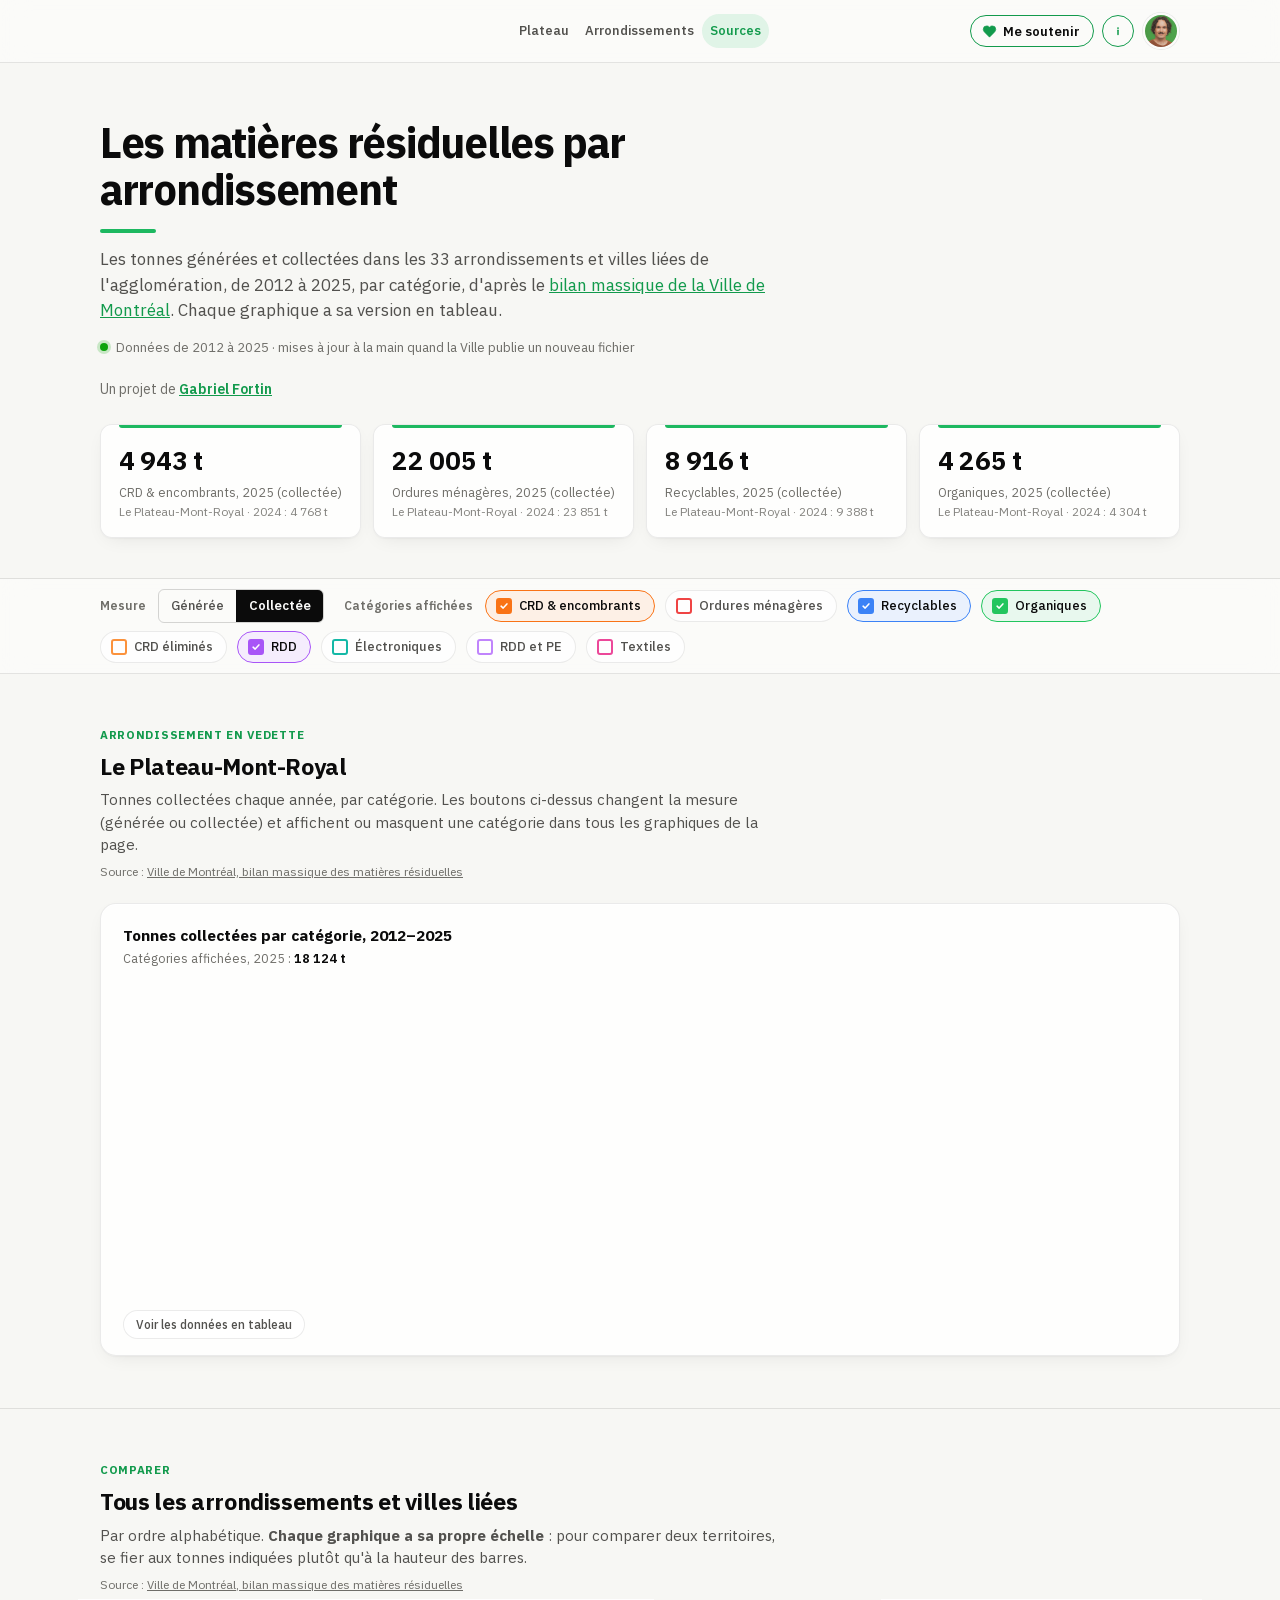
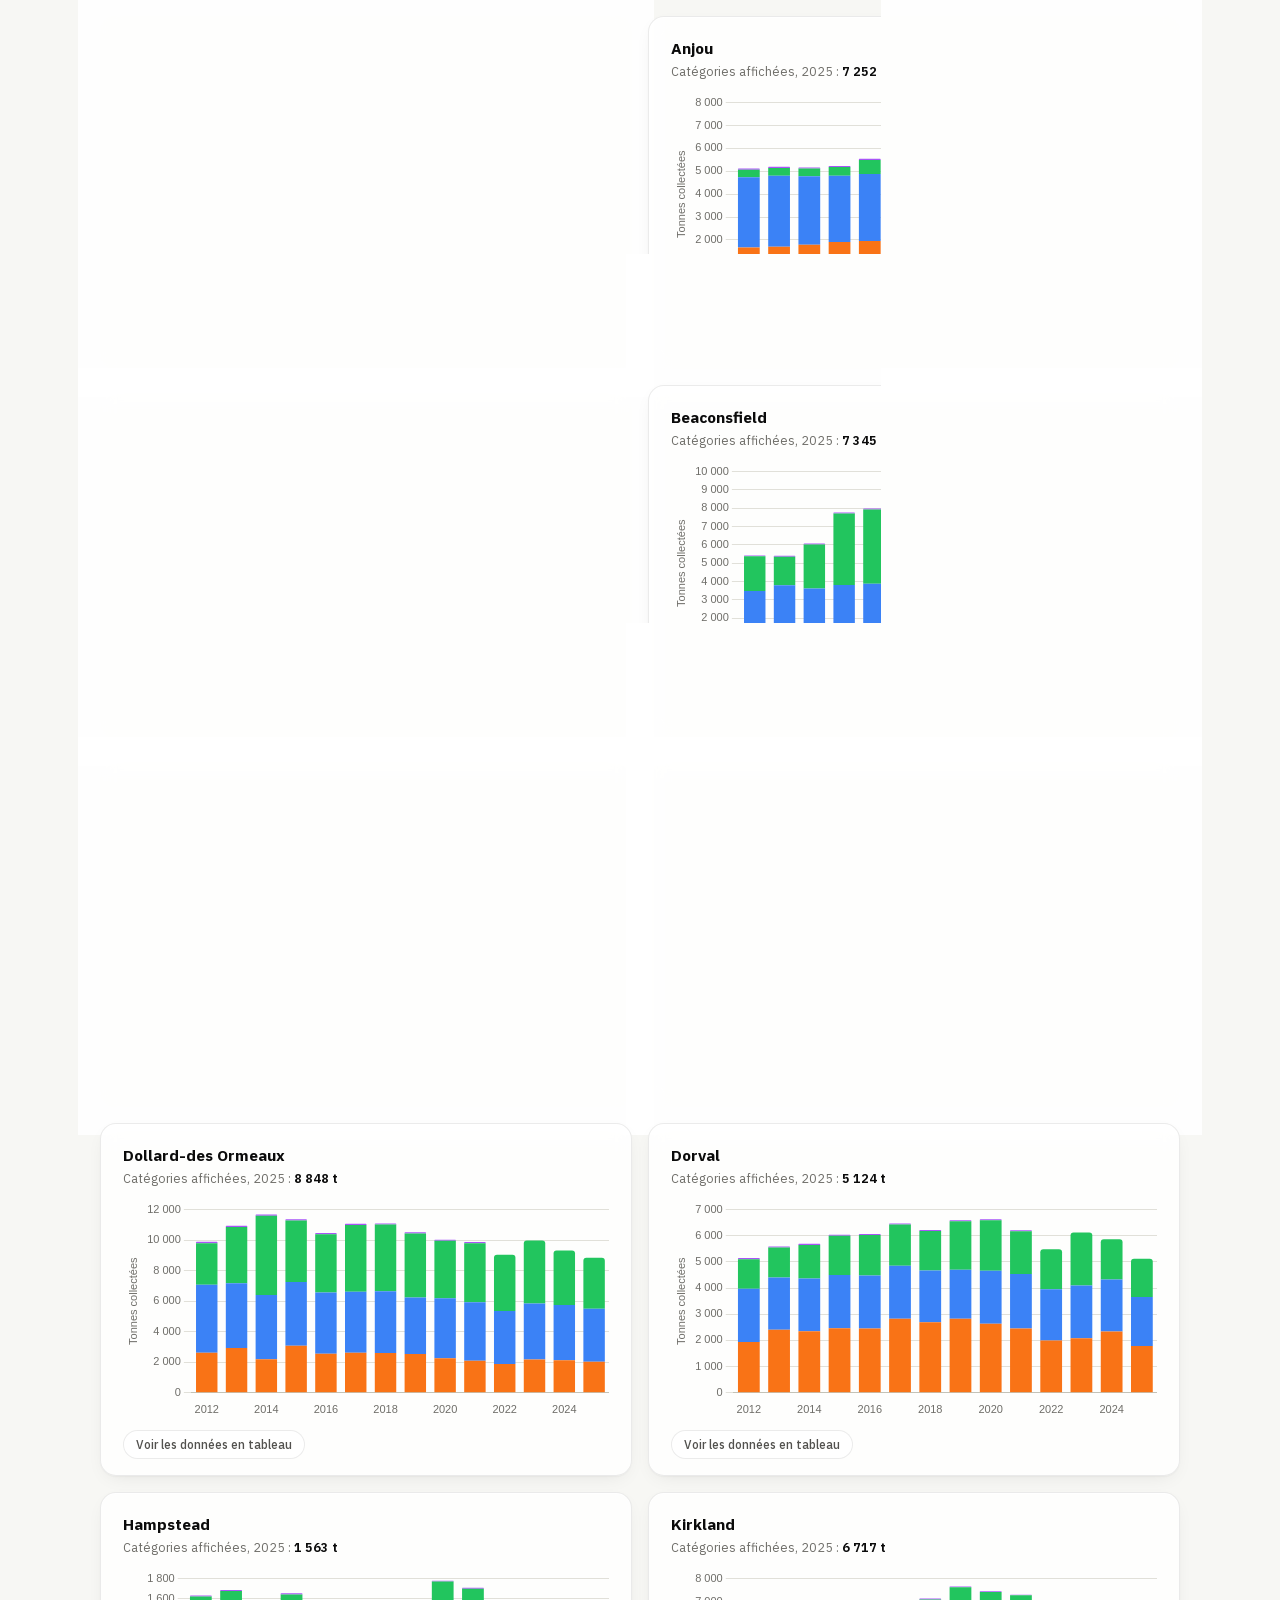
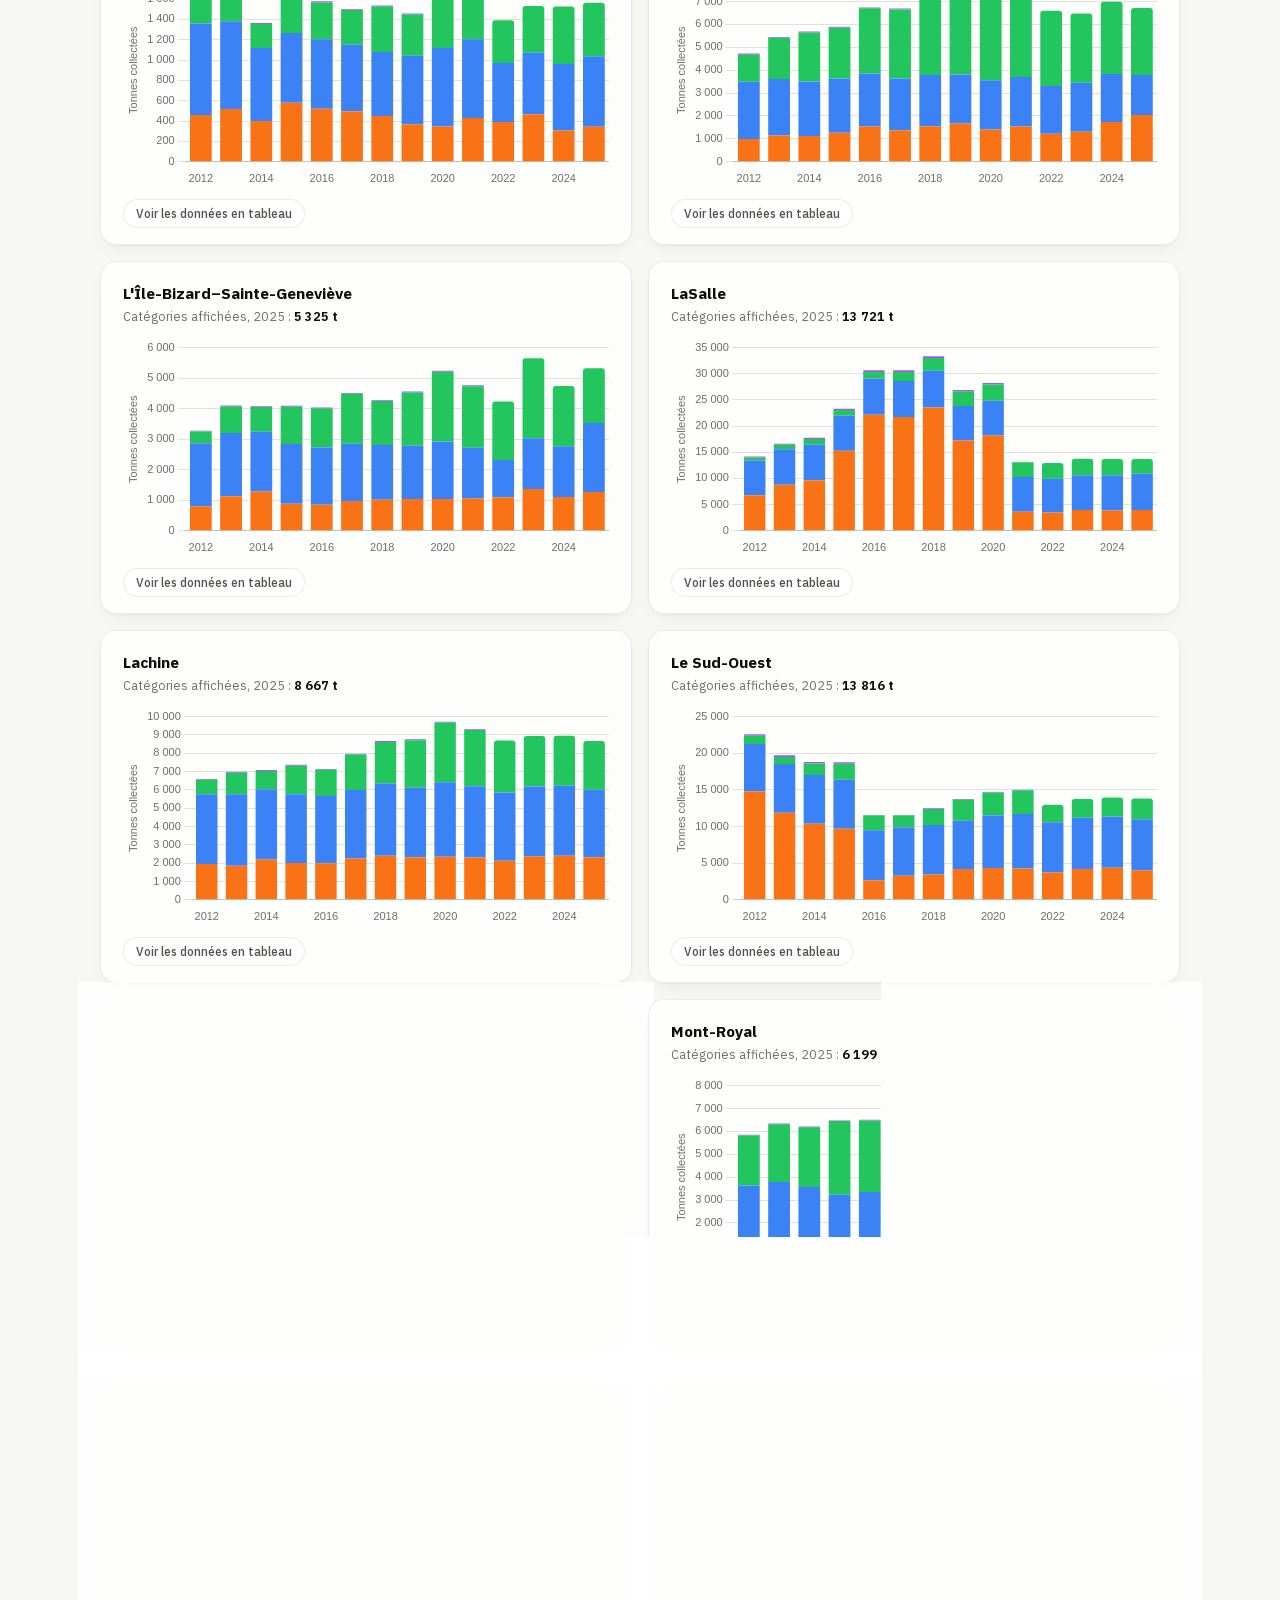
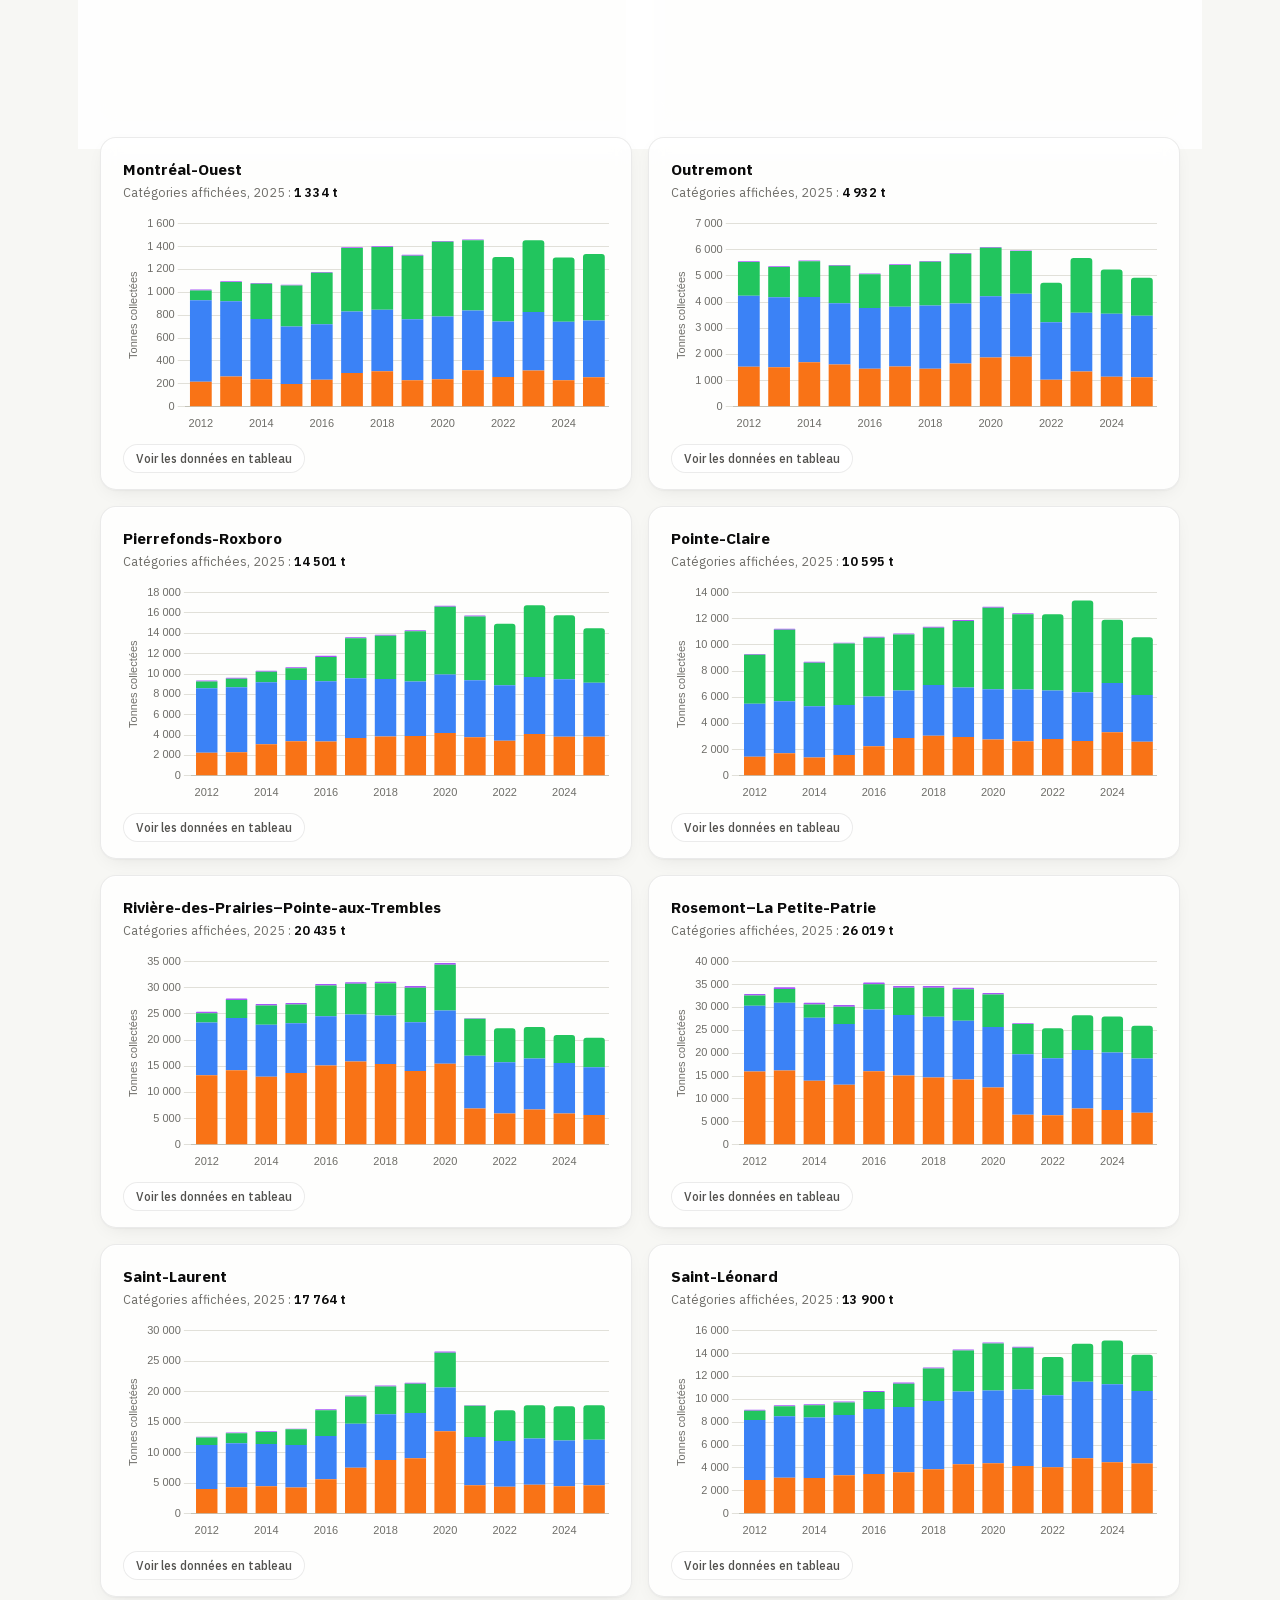
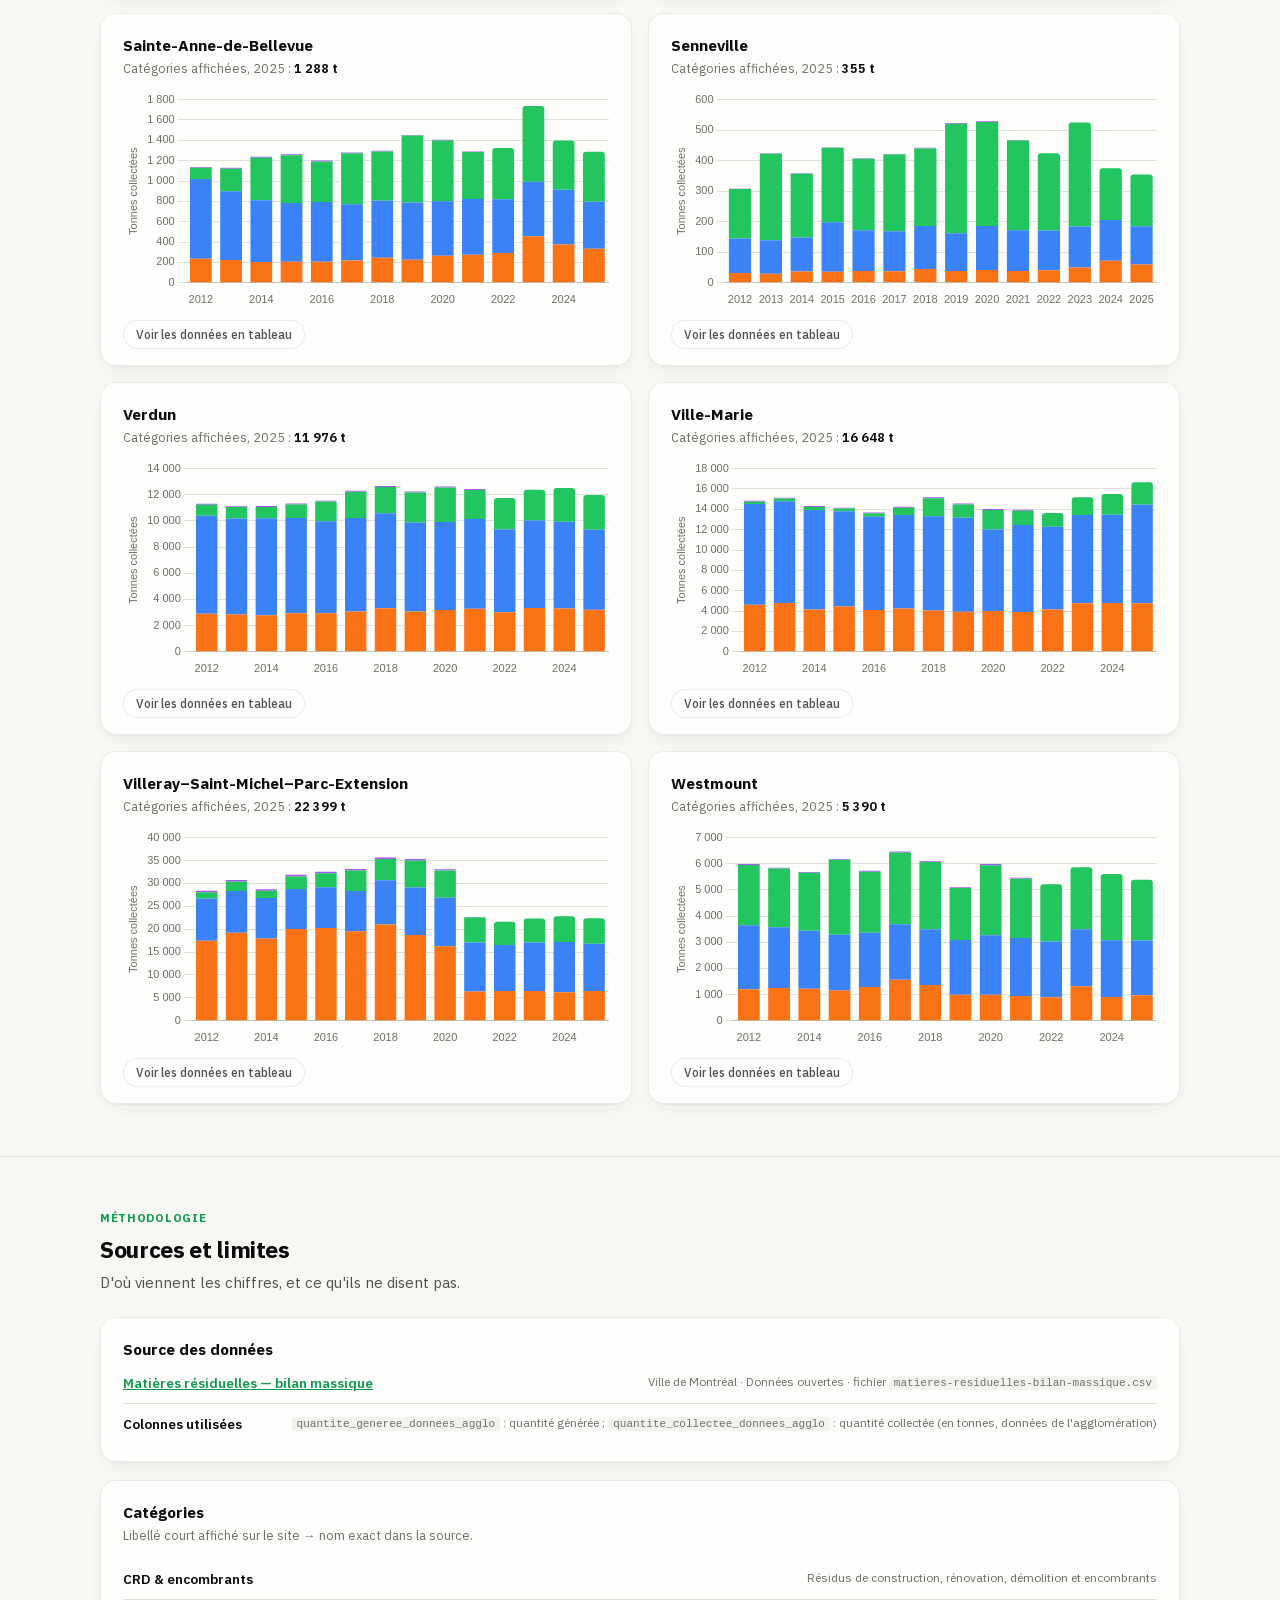
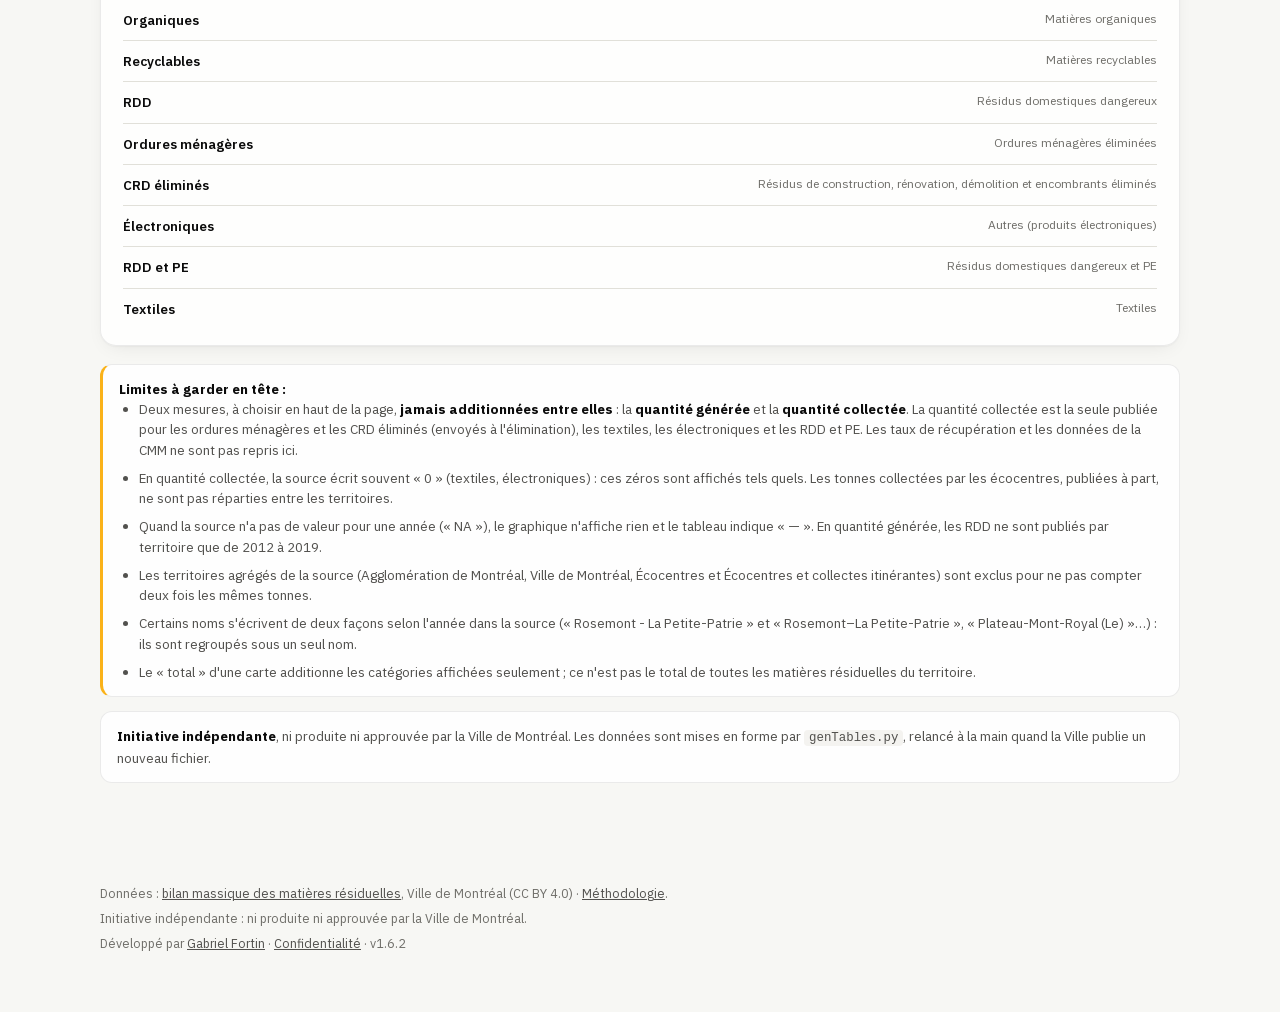
<file: index.html>
<!doctype html>
<html lang="fr">
<head>
<meta charset="utf-8" />
<meta name="viewport" content="width=device-width, initial-scale=1" />
<title>Matières résiduelles Montréal — bilan massique par arrondissement</title>
<meta name="description" content="Tonnes de matières résiduelles générées et collectées par arrondissement et ville liée de l'agglomération de Montréal, de 2012 à 2025, d'après le bilan massique de la Ville de Montréal." />
<link rel="canonical" href="https://dechets.gabfortin.com/" />
<meta name="author" content="Gabriel Fortin" />
<meta property="og:type" content="website" />
<meta property="og:site_name" content="Gabriel Fortin" />
<meta property="og:title" content="Matières résiduelles Montréal" />
<meta property="og:description" content="Tonnes de matières résiduelles générées et collectées par arrondissement et ville liée de l'agglomération de Montréal, de 2012 à 2025, d'après le bilan massique de la Ville de Montréal." />
<meta property="og:url" content="https://dechets.gabfortin.com/" />
<meta property="og:image" content="https://dechets.gabfortin.com/img/apercu.jpg" />
<meta property="og:locale" content="fr_CA" />
<meta name="twitter:card" content="summary_large_image" />
<meta name="twitter:title" content="Matières résiduelles Montréal" />
<meta name="twitter:description" content="Tonnes de matières résiduelles générées et collectées par arrondissement et ville liée de l'agglomération de Montréal, de 2012 à 2025." />
<meta name="twitter:image" content="https://dechets.gabfortin.com/img/apercu.jpg" />
<script type="application/ld+json">
{
  "@context": "https://schema.org",
  "@type": "Dataset",
  "name": "Matières résiduelles Montréal — bilan massique par arrondissement",
  "description": "Tonnes de matières résiduelles générées et collectées par arrondissement et ville liée de l'agglomération de Montréal, de 2012 à 2025, par catégorie.",
  "url": "https://dechets.gabfortin.com/",
  "image": "https://dechets.gabfortin.com/img/apercu.jpg",
  "inLanguage": "fr-CA",
  "temporalCoverage": "2012/2025",
  "spatialCoverage": { "@type": "Place", "name": "Agglomération de Montréal, Québec" },
  "author": { "@type": "Person", "@id": "https://gabfortin.com/#gabriel-fortin", "name": "Gabriel Fortin", "url": "https://gabfortin.com" },
  "isBasedOn": "https://donnees.montreal.ca/dataset/matieres-residuelles-bilan-massique"
}
</script>
<link rel="icon" type="image/svg+xml" href="favicon.svg" />
<link rel="icon" type="image/png" href="favicon.png" />
<link rel="apple-touch-icon" href="apple-touch-icon.png" />
<link rel="stylesheet" href="css/style-d.css?v=1.6.2" />
<link rel="stylesheet" href="css/style.css?v=1.6.2" />
<link rel="stylesheet" href="css/chargement.css?v=1.6.2" />
<link rel="stylesheet" href="css/chargement-bac.css?v=1.6.2" />
<link rel="stylesheet" href="css/hybride.css?v=1.6.2" />
<script>window.goatcounter = {path: function(p) { return location.host + p }}</script>
<script data-goatcounter="https://gabfortin.goatcounter.com/count" async src="//gc.zgo.at/count.js"></script>
</head>
<body>
<a class="skip-link" href="#principal">Aller au contenu principal</a>

<header class="site-header">
  <div class="wrap">
    <a class="brand" href="#principal" aria-label="Matières résiduelles"><span class="brand-texte">Matières résiduelles</span></a>
    <nav class="main-nav" aria-label="Navigation principale">
      <a href="#plateau">Plateau</a>
      <a href="#arrondissements">Arrondissements</a>
      <a href="#methodologie">Sources</a>
    </nav>
    <div class="topbar-droite">
      <button type="button" class="gf-info-btn" id="gfInfoBtn" aria-label="À propos de ce site" aria-haspopup="dialog" aria-controls="gfInfoOverlay" title="À propos">
        <svg viewBox="0 0 24 24" fill="none" aria-hidden="true"><circle cx="12" cy="7.6" r="1.4" fill="currentColor"/><path d="M12 11v6.2" stroke="currentColor" stroke-width="2.3" stroke-linecap="round"/></svg>
      </button>
      <script src="js/don.js?v=1.6.2"></script>
      <a class="topbar-profile" href="https://gabfortin.com" target="_blank" rel="noopener" title="gabfortin.com">
        <span class="topbar-profile-name">gabfortin.com</span>
        <img src="img/gabriel-fortin.jpg" alt="Gabriel Fortin" width="32" height="32">
      </a>
    </div>
  </div>
</header>
<script src="js/titre-barre.js?v=1.6.2"></script>

<main id="principal">

  <section class="hero">
    <div class="wrap">
      <h1>Les matières résiduelles par arrondissement</h1>
      <p class="lede">
        Les tonnes générées et collectées dans les <span data-fill="nb-territoires">33</span> arrondissements et villes liées de l'agglomération,
        de <span data-fill="premiere-annee">2012</span> à <span data-fill="derniere-annee">2025</span>, par catégorie, d'après le
        <a href="https://donnees.montreal.ca/dataset/matieres-residuelles-bilan-massique" target="_blank" rel="noopener">bilan massique de la Ville de Montréal</a>.
        Chaque graphique a sa version en tableau.
      </p>
      <p class="freshness" id="hero-freshness" hidden></p>
      <p class="byline">Un projet de <a href="https://gabfortin.com" target="_blank" rel="noopener">Gabriel Fortin</a></p>
      <div class="kpi-grid" id="kpi-grid">
        <div class="kpi-card"><div class="kpi-value">…</div><div class="kpi-label">Chargement…</div></div>
      </div>
    </div>
  </section>

  <div class="filter-bar">
    <div class="wrap" id="filters" role="group" aria-labelledby="filters-label">
      <span class="filter-label" id="mesures-label">Mesure</span>
      <span class="segment-mesure" id="mesures" role="group" aria-labelledby="mesures-label"></span>
      <span class="filter-label filter-label-cat" id="filters-label">Catégories affichées</span>
    </div>
  </div>

  <section class="panel" id="plateau">
    <div class="wrap">
      <div class="section-head">
        <div>
          <p class="eyebrow">Arrondissement en vedette</p>
          <h2>Le Plateau-Mont-Royal</h2>
          <p class="section-intro">Tonnes <span data-fill="mesure-mot">collectées</span> chaque année, par catégorie. Les boutons ci-dessus
          changent la mesure (générée ou collectée) et affichent ou masquent une catégorie dans tous les graphiques de la page.</p>
        </div>
        <span class="source-tag">Source : <a href="https://donnees.montreal.ca/dataset/matieres-residuelles-bilan-massique" target="_blank" rel="noopener">Ville de Montréal, bilan massique des matières résiduelles</a></span>
      </div>
      <div id="featured"></div>
    </div>
  </section>

  <section class="panel" id="arrondissements">
    <div class="wrap">
      <div class="section-head">
        <div>
          <p class="eyebrow">Comparer</p>
          <h2>Tous les arrondissements et villes liées</h2>
          <p class="section-intro">Par ordre alphabétique. <strong>Chaque graphique a sa propre échelle</strong> : pour comparer deux
          territoires, se fier aux tonnes indiquées plutôt qu'à la hauteur des barres.</p>
        </div>
        <span class="source-tag">Source : <a href="https://donnees.montreal.ca/dataset/matieres-residuelles-bilan-massique" target="_blank" rel="noopener">Ville de Montréal, bilan massique des matières résiduelles</a></span>
      </div>
      <div class="boroughs-grid" id="boroughs"></div>
    </div>
  </section>

  <section class="panel" id="methodologie">
    <div class="wrap">
      <div class="section-head">
        <div>
          <p class="eyebrow">Méthodologie</p>
          <h2>Sources et limites</h2>
          <p class="section-intro">D'où viennent les chiffres, et ce qu'ils ne disent pas.</p>
        </div>
      </div>

      <div class="card">
        <h3>Source des données</h3>
        <div class="source-list">
          <div class="src-item">
            <span class="src-name"><a href="https://donnees.montreal.ca/dataset/matieres-residuelles-bilan-massique" target="_blank" rel="noopener">Matières résiduelles — bilan massique</a></span>
            <span class="src-meta">Ville de Montréal · Données ouvertes · fichier <code class="inline">matieres-residuelles-bilan-massique.csv</code></span>
          </div>
          <div class="src-item">
            <span class="src-name">Colonnes utilisées</span>
            <span class="src-meta"><code class="inline">quantite_generee_donnees_agglo</code> : quantité générée ; <code class="inline">quantite_collectee_donnees_agglo</code> : quantité collectée (en tonnes, données de l'agglomération)</span>
          </div>
        </div>
      </div>

      <div class="card">
        <h3>Catégories</h3>
        <p class="chart-caption">Libellé court affiché sur le site → nom exact dans la source.</p>
        <div class="source-list" id="categories-list"></div>
      </div>

      <div class="callout gap" style="margin-top:18px">
        <strong>Limites à garder en tête :</strong>
        <ul class="limits-list">
          <li>Deux mesures, à choisir en haut de la page, <strong>jamais additionnées entre elles</strong> : la <strong>quantité
          générée</strong> et la <strong>quantité collectée</strong>. La quantité collectée est la seule publiée pour les ordures
          ménagères et les CRD éliminés (envoyés à l'élimination), les textiles, les électroniques et les RDD et PE. Les taux de
          récupération et les données de la CMM ne sont pas repris ici.</li>
          <li>En quantité collectée, la source écrit souvent « 0 » (textiles, électroniques) : ces zéros sont affichés tels quels.
          Les tonnes collectées par les écocentres, publiées à part, ne sont pas réparties entre les territoires.</li>
          <li>Quand la source n'a pas de valeur pour une année (« NA »), le graphique n'affiche rien et le tableau indique « — ».
          En quantité générée, les RDD ne sont publiés par territoire que de <span data-fill="rdd-periode">2012 à 2019</span>.
          <span id="sans-donnees"></span></li>
          <li>Les territoires agrégés de la source (<span data-fill="exclus">Agglomération de Montréal, Ville de Montréal, Écocentres</span>)
          sont exclus pour ne pas compter deux fois les mêmes tonnes.</li>
          <li>Certains noms s'écrivent de deux façons selon l'année dans la source (« Rosemont - La Petite-Patrie » et
          « Rosemont–La Petite-Patrie », « Plateau-Mont-Royal (Le) »…) : ils sont regroupés sous un seul nom.</li>
          <li>Le « total » d'une carte additionne les catégories affichées seulement ; ce n'est pas le total de toutes les matières
          résiduelles du territoire.</li>
        </ul>
      </div>

      <p class="callout" style="margin-top:14px">
        <strong>Initiative indépendante</strong>, ni produite ni approuvée par la Ville de Montréal. Les données sont mises en forme
        par <code class="inline">genTables.py</code>, relancé à la main quand la Ville publie un nouveau fichier.
      </p>
    </div>
  </section>

</main>

<div class="gf-info-overlay" id="gfInfoOverlay">
  <div class="gf-info-panel" role="dialog" aria-modal="true" aria-labelledby="gfInfoTitle">
    <button type="button" class="gf-info-close" id="gfInfoClose" aria-label="Fermer « À propos »">✕</button>
    <h2 id="gfInfoTitle">À propos de ce site</h2>
    <p>Tonnes de matières résiduelles générées et collectées par arrondissement et ville liée de l'agglomération de Montréal, de 2012 à 2025, d'après le bilan massique de la Ville de Montréal.</p>
    <p><strong>Données :</strong> <a href="https://donnees.montreal.ca/dataset/matieres-residuelles-bilan-massique" target="_blank" rel="noopener">bilan massique des matières résiduelles</a>, données ouvertes de la Ville de Montréal. Détails : <a href="#methodologie" data-ferme-apropos>méthodologie</a>.</p>
    <p><span data-copie-de="hero-freshness">Mises à jour à la main quand la Ville publie un nouveau fichier</span>. Page générée le <span data-fill="genere-le">—</span>.</p>
    <p><strong>Initiative indépendante</strong> : n'est pas un produit officiel de la Ville de Montréal.</p>
    <p>Développé par <a href="https://gabfortin.com" target="_blank" rel="noopener">Gabriel Fortin</a> · <a href="confidentialite.html">Confidentialité</a></p>
  </div>
</div>

<footer class="site-footer">
  <div class="wrap">
    <p>Données : <a href="https://donnees.montreal.ca/dataset/matieres-residuelles-bilan-massique" target="_blank" rel="noopener">bilan massique des matières résiduelles</a>, Ville de Montréal (CC BY 4.0) · <a href="#methodologie">Méthodologie</a>.</p>
    <p>Initiative indépendante : ni produite ni approuvée par la Ville de Montréal.</p>
    <p>Développé par <a href="https://gabfortin.com" target="_blank" rel="noopener">Gabriel Fortin</a> · <a href="confidentialite.html">Confidentialité</a> · v<span data-version>1.6.2</span></p>
  </div>
</footer>

<script src="vendor/chartjs/chart.umd.min.js?v=1.6.2"></script>
<script src="js/style-d.js?v=1.6.2"></script>
<script src="js/chargement.js?v=1.6.2"></script>
<script src="js/main.js?v=1.6.2"></script>
<script src="js/apropos.js?v=1.6.2"></script>
</body>
</html>
</file>
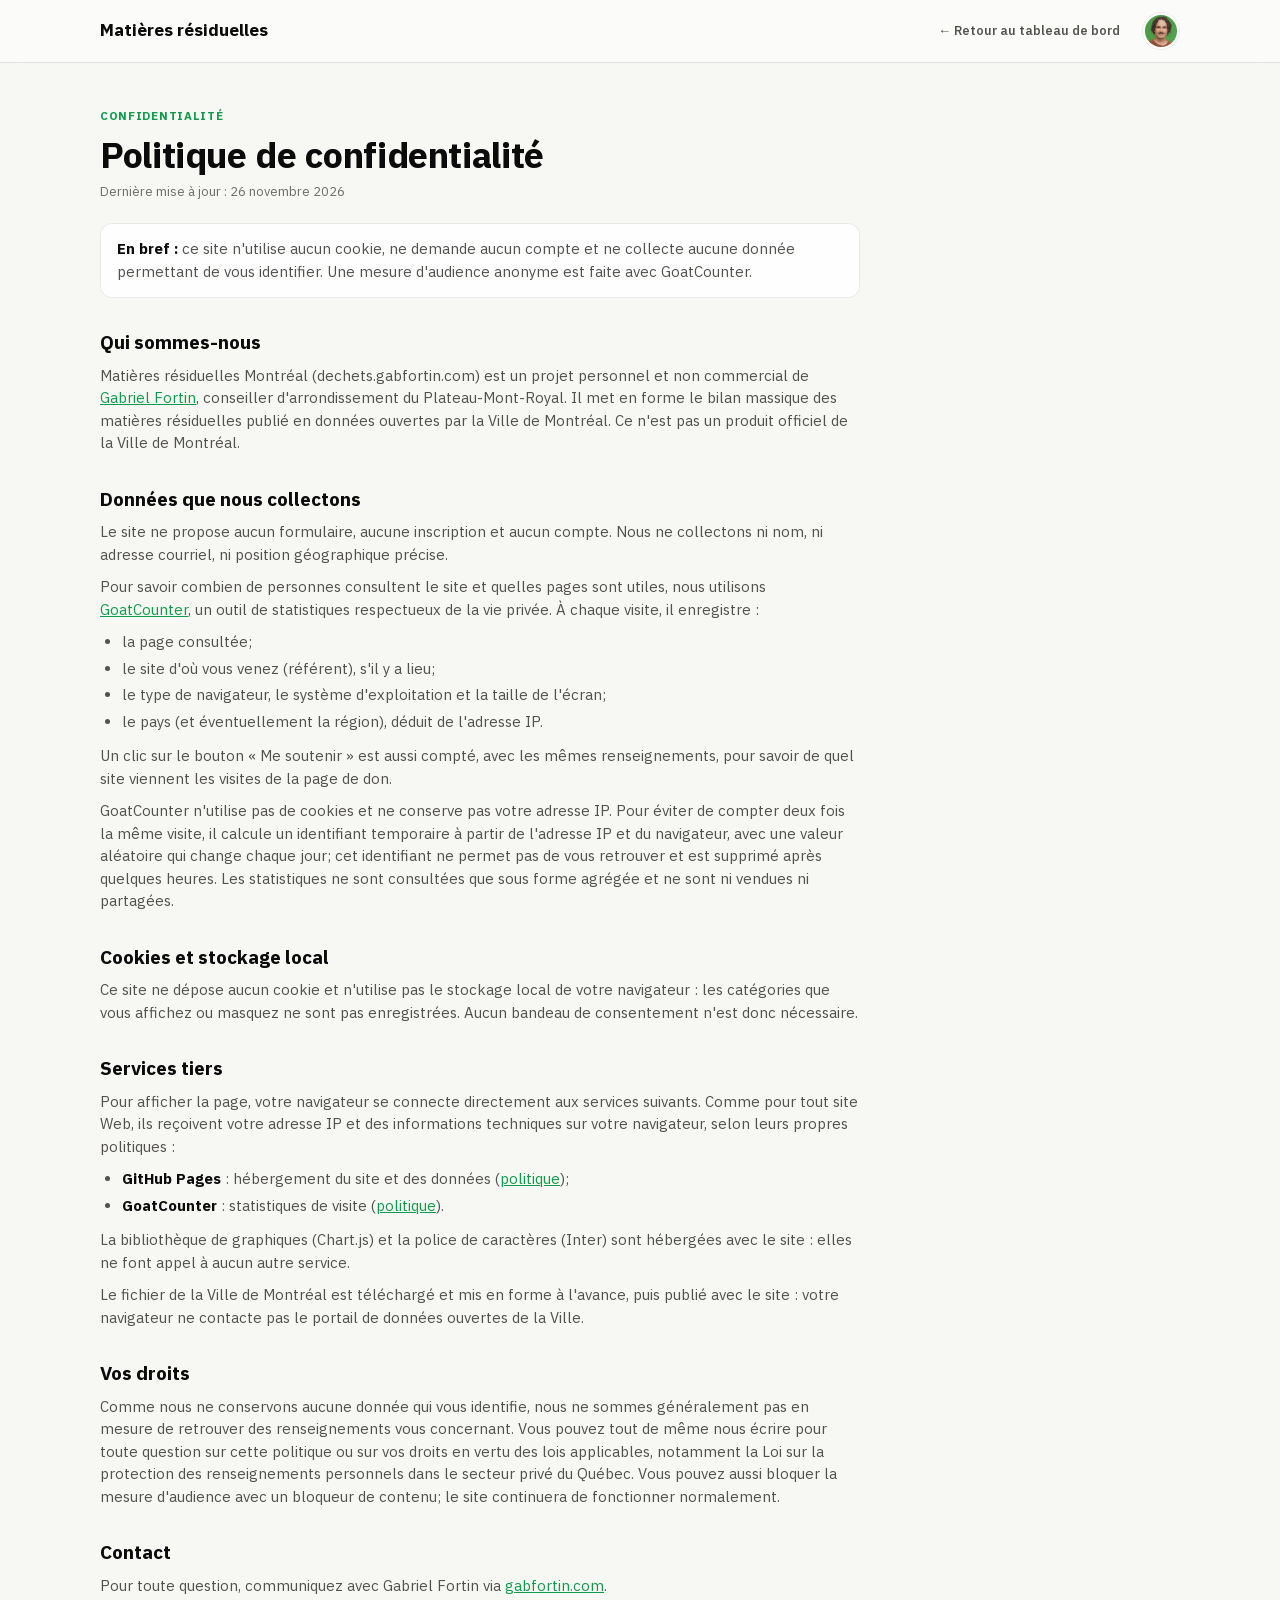
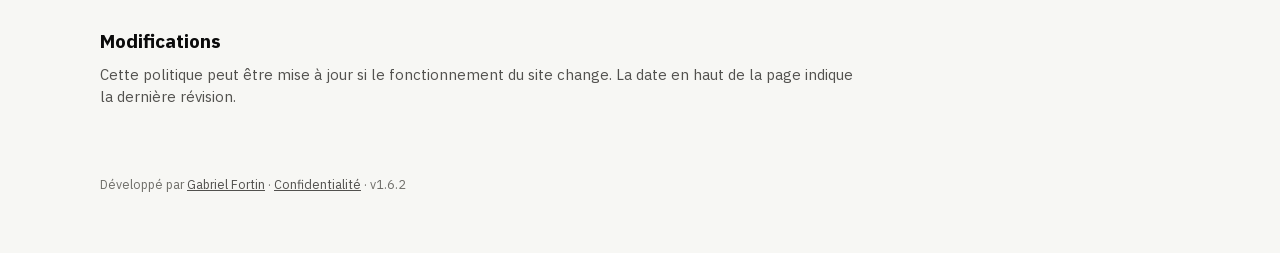
<file: confidentialite.html>
<!doctype html>
<html lang="fr">
<head>
<meta charset="utf-8" />
<meta name="viewport" content="width=device-width, initial-scale=1" />
<title>Politique de confidentialité — Matières résiduelles Montréal</title>
<meta name="description" content="Politique de confidentialité de Matières résiduelles Montréal (dechets.gabfortin.com) : aucun cookie, aucun compte, mesure d'audience anonyme." />
<link rel="canonical" href="https://dechets.gabfortin.com/confidentialite.html" />
<meta name="author" content="Gabriel Fortin" />
<link rel="icon" type="image/svg+xml" href="favicon.svg" />
<link rel="icon" type="image/png" href="favicon.png" />
<link rel="apple-touch-icon" href="apple-touch-icon.png" />
<link rel="stylesheet" href="css/style-d.css?v=1.6.2" />
<link rel="stylesheet" href="css/style.css?v=1.6.2" />
<link rel="stylesheet" href="css/hybride.css?v=1.6.2" />
<style>
  .privacy { padding: 44px 0 20px; max-width: 760px; }
  .privacy h1 { font-size: clamp(26px, 4vw, 36px); line-height: 1.15; margin: 0 0 6px; letter-spacing: -0.01em; }
  .privacy .updated { color: var(--text-muted); font-size: 13px; margin: 0 0 22px; }
  .privacy h2 { font-size: 19px; margin: 30px 0 8px; }
  .privacy p, .privacy li { font-size: 15px; color: var(--text-secondary); }
  .privacy p { margin: 0 0 10px; }
  .privacy ul { margin: 6px 0 12px; padding-left: 22px; }
  .privacy li + li { margin-top: 4px; }
  .privacy strong { color: var(--text-primary); }
  .privacy .callout { font-size: 15px; margin-bottom: 8px; }
  .privacy .eyebrow { color: var(--accent-strong); font-size: 11.5px; }
</style>
<script>window.goatcounter = {path: function(p) { return location.host + p }}</script>
<script data-goatcounter="https://gabfortin.goatcounter.com/count" async src="//gc.zgo.at/count.js"></script>
</head>
<body>
<a class="skip-link" href="#principal">Aller au contenu principal</a>

<header class="site-header">
  <div class="wrap">
    <a class="brand" href="./">Matières résiduelles</a>
    <nav class="main-nav" aria-label="Navigation principale">
      <a href="./">← Retour au tableau de bord</a>
    </nav>
    <a class="topbar-profile" href="https://gabfortin.com" target="_blank" rel="noopener" title="gabfortin.com">
      <span class="topbar-profile-name">gabfortin.com</span>
      <img src="img/gabriel-fortin.jpg" alt="Gabriel Fortin" width="32" height="32">
    </a>
  </div>
</header>

<main id="principal">
  <div class="wrap">
    <article class="privacy">
      <p class="eyebrow">Confidentialité</p>
      <h1>Politique de confidentialité</h1>
      <p class="updated">Dernière mise à jour : 26 novembre 2026</p>

      <p class="callout"><strong>En bref :</strong> ce site n'utilise aucun cookie, ne demande aucun compte et ne collecte aucune donnée permettant de vous identifier. Une mesure d'audience anonyme est faite avec GoatCounter.</p>

      <h2>Qui sommes-nous</h2>
      <p>Matières résiduelles Montréal (dechets.gabfortin.com) est un projet personnel et non commercial de <a href="https://gabfortin.com" target="_blank" rel="noopener">Gabriel Fortin</a>, conseiller d'arrondissement du Plateau-Mont-Royal. Il met en forme le bilan massique des matières résiduelles publié en données ouvertes par la Ville de Montréal. Ce n'est pas un produit officiel de la Ville de Montréal.</p>

      <h2>Données que nous collectons</h2>
      <p>Le site ne propose aucun formulaire, aucune inscription et aucun compte. Nous ne collectons ni nom, ni adresse courriel, ni position géographique précise.</p>
      <p>Pour savoir combien de personnes consultent le site et quelles pages sont utiles, nous utilisons <a href="https://www.goatcounter.com" target="_blank" rel="noopener">GoatCounter</a>, un outil de statistiques respectueux de la vie privée. À chaque visite, il enregistre :</p>
      <ul>
        <li>la page consultée;</li>
        <li>le site d'où vous venez (référent), s'il y a lieu;</li>
        <li>le type de navigateur, le système d'exploitation et la taille de l'écran;</li>
        <li>le pays (et éventuellement la région), déduit de l'adresse IP.</li>
      </ul>
      <p>Un clic sur le bouton « Me soutenir » est aussi compté, avec les mêmes renseignements, pour savoir de quel site viennent les visites de la page de don.</p>
      <p>GoatCounter n'utilise pas de cookies et ne conserve pas votre adresse IP. Pour éviter de compter deux fois la même visite, il calcule un identifiant temporaire à partir de l'adresse IP et du navigateur, avec une valeur aléatoire qui change chaque jour; cet identifiant ne permet pas de vous retrouver et est supprimé après quelques heures. Les statistiques ne sont consultées que sous forme agrégée et ne sont ni vendues ni partagées.</p>

      <h2>Cookies et stockage local</h2>
      <p>Ce site ne dépose aucun cookie et n'utilise pas le stockage local de votre navigateur : les catégories que vous affichez ou masquez ne sont pas enregistrées. Aucun bandeau de consentement n'est donc nécessaire.</p>

      <h2>Services tiers</h2>
      <p>Pour afficher la page, votre navigateur se connecte directement aux services suivants. Comme pour tout site Web, ils reçoivent votre adresse IP et des informations techniques sur votre navigateur, selon leurs propres politiques :</p>
      <ul>
        <li><strong>GitHub Pages</strong> : hébergement du site et des données (<a href="https://docs.github.com/fr/site-policy/privacy-policies/github-general-privacy-statement" target="_blank" rel="noopener">politique</a>);</li>
        <li><strong>GoatCounter</strong> : statistiques de visite (<a href="https://www.goatcounter.com/help/privacy" target="_blank" rel="noopener">politique</a>).</li>
      </ul>
      <p>La bibliothèque de graphiques (Chart.js) et la police de caractères (Inter) sont hébergées avec le site : elles ne font appel à aucun autre service.</p>
      <p>Le fichier de la Ville de Montréal est téléchargé et mis en forme à l'avance, puis publié avec le site : votre navigateur ne contacte pas le portail de données ouvertes de la Ville.</p>

      <h2>Vos droits</h2>
      <p>Comme nous ne conservons aucune donnée qui vous identifie, nous ne sommes généralement pas en mesure de retrouver des renseignements vous concernant. Vous pouvez tout de même nous écrire pour toute question sur cette politique ou sur vos droits en vertu des lois applicables, notamment la Loi sur la protection des renseignements personnels dans le secteur privé du Québec. Vous pouvez aussi bloquer la mesure d'audience avec un bloqueur de contenu; le site continuera de fonctionner normalement.</p>

      <h2>Contact</h2>
      <p>Pour toute question, communiquez avec Gabriel Fortin via <a href="https://gabfortin.com" target="_blank" rel="noopener">gabfortin.com</a>.</p>

      <h2>Modifications</h2>
      <p>Cette politique peut être mise à jour si le fonctionnement du site change. La date en haut de la page indique la dernière révision.</p>
    </article>
  </div>
</main>

<footer class="site-footer">
  <div class="wrap">
    <p>Développé par <a href="https://gabfortin.com" target="_blank" rel="noopener">Gabriel Fortin</a> · <a href="confidentialite.html" aria-current="page">Confidentialité</a> · v<span data-version>1.6.2</span></p>
  </div>
</footer>
</body>
</html>
</file>
<file: css/style-d.css>
/* ===========================================================================
   Style D « dashboard détaillé » — feuille de base commune
   Modèle unique : ~/Developer/outils/communs/style-d.css (DESIGN-PAGES.md).
   Ne pas modifier la copie d'un site : changer le modèle, puis lancer
   python3 ~/Developer/outils/recopier_communs.py --appliquer

   Ordre de chargement : style-d.css, puis css/style.css du site (ses jetons
   et composants propres), puis hybride.css (habillage commun).
   La classe html.print-light (ajoutée avant l'impression) force les jetons
   clairs, même sur un appareil en mode sombre.
   =========================================================================== */

:root {
  color-scheme: light;
  --surface-1: #fcfcfb;
  --page-plane: #f9f9f7;
  --surface-2: #f2f1ed;
  --text-primary: #0b0b0b;
  --text-secondary: #52514e;
  --text-muted: #898781;
  --gridline: #e1e0d9;
  --baseline: #c3c2b7;
  --border: rgba(11, 11, 11, 0.10);
  --border-strong: rgba(11, 11, 11, 0.16);

  --series-tc: #2a78d6;      /* transport collectif — bleu (slot 1) */
  --series-auto: #eb6834;    /* auto — orange (slot 2) */
  --series-actif: #1baf7a;   /* actif — sarcelle (slot 3) */
  --series-scolaire: #eda100;/* scolaire — jaune (slot 4) */
  --series-autre: #898781;   /* autre — gris neutre */
  --series-5: #e87ba4;
  --series-6: #008300;
  --series-7: #6250d6;
  --series-8: #e34948;


  --status-good: #0ca30c;
  --status-warning: #fab219;
  --status-serious: #ec835a;
  --status-critical: #d03b3b;

  --radius-sm: 6px;
  --radius-md: 10px;
  --radius-lg: 16px;
  --shadow-card: 0 1px 2px rgba(11,11,11,0.04), 0 1px 10px rgba(11,11,11,0.05);
}

@media (prefers-color-scheme: dark) {
  :root:not(.print-light):where(:not([data-theme="light"])) {
    color-scheme: dark;
    --surface-1: #1a1a19;
    --page-plane: #0d0d0d;
    --surface-2: #232321;
    --text-primary: #f0efec;
    --text-secondary: #c3c2b7;
    --text-muted: #898781;
    --gridline: #2c2c2a;
    --baseline: #383835;
    --border: rgba(255,255,255,0.10);
    --border-strong: rgba(255,255,255,0.16);

    --series-tc: #3987e5;
    --series-auto: #d95926;
    --series-actif: #199e70;
    --series-scolaire: #c98500;
    --series-autre: #a9a8a1;
    --series-5: #d55181;
    --series-6: #008300;
    --series-7: #9085e9;
    --series-8: #e66767;
  }
}
/* Thème sombre forcé (futur bouton de thème : <html data-theme="dark">), mêmes règles que ci-dessus. */
  :root:not(.print-light):where([data-theme="dark"]) {
    color-scheme: dark;
    --surface-1: #1a1a19;
    --page-plane: #0d0d0d;
    --surface-2: #232321;
    --text-primary: #f0efec;
    --text-secondary: #c3c2b7;
    --text-muted: #898781;
    --gridline: #2c2c2a;
    --baseline: #383835;
    --border: rgba(255,255,255,0.10);
    --border-strong: rgba(255,255,255,0.16);

    --series-tc: #3987e5;
    --series-auto: #d95926;
    --series-actif: #199e70;
    --series-scolaire: #c98500;
    --series-autre: #a9a8a1;
    --series-5: #d55181;
    --series-6: #008300;
    --series-7: #9085e9;
    --series-8: #e66767;
  }


* { box-sizing: border-box; }
html { scroll-behavior: smooth; }
body {
  margin: 0;
  font-family: system-ui, -apple-system, "Segoe UI", sans-serif;
  background: var(--page-plane);
  color: var(--text-primary);
  line-height: 1.5;
  -webkit-font-smoothing: antialiased;
}

a { color: var(--series-tc); }
a:hover { text-decoration: none; }

.wrap {
  max-width: 1120px;
  margin: 0 auto;
  padding: 0 20px;
}

/* ---------- Header / nav ---------- */
header.site-header {
  position: sticky;
  top: 0;
  z-index: 50;
  background: color-mix(in srgb, var(--surface-1) 92%, transparent);
  backdrop-filter: blur(8px);
  border-bottom: 1px solid var(--border);
}
.site-header .wrap {
  display: flex;
  align-items: center;
  justify-content: space-between;
  gap: 16px;
  padding-top: 12px;
  padding-bottom: 12px;
}
.brand {
  display: flex;
  align-items: baseline;
  gap: 8px;
  font-weight: 700;
  font-size: 17px;
  text-decoration: none;
  color: var(--text-primary);
  white-space: nowrap;
}
.brand small {
  font-weight: 500;
  font-size: 12px;
  color: var(--text-muted);
}
nav.main-nav {
  display: flex;
  gap: 4px;
  flex-wrap: wrap;
  justify-content: flex-end;
}
nav.main-nav a {
  color: var(--text-secondary);
  text-decoration: none;
  font-size: 13.5px;
  font-weight: 600;
  padding: 7px 10px;
  border-radius: var(--radius-sm);
  white-space: nowrap;
}
nav.main-nav a:hover { background: var(--surface-2); color: var(--text-primary); }

/* ---------- Hero ---------- */
.hero {
  padding: 56px 0 40px;
  border-bottom: 1px solid var(--border);
}
.hero h1 {
  font-size: clamp(28px, 4vw, 42px);
  line-height: 1.12;
  margin: 0 0 14px;
  max-width: 820px;
  letter-spacing: -0.01em;
}
.hero .lede {
  font-size: 17px;
  color: var(--text-secondary);
  max-width: 700px;
  margin: 0 0 28px;
}
.hero .lede strong { color: var(--text-primary); }
.hero .byline {
  font-size: 14px;
  color: var(--text-muted);
  margin: -14px 0 24px;
}
.hero .byline a { color: var(--text-secondary); font-weight: 600; }

.kpi-grid {
  display: grid;
  grid-template-columns: repeat(auto-fit, minmax(190px, 1fr));
  gap: 12px;
  margin-top: 8px;
}
.kpi-card {
  background: var(--surface-1);
  border: 1px solid var(--border);
  border-radius: var(--radius-md);
  padding: 16px 18px;
  box-shadow: var(--shadow-card);
}
.kpi-card .kpi-value, .card > .kpi-value {
  font-size: 26px;
  font-weight: 700;
  font-variant-numeric: tabular-nums;
  letter-spacing: -0.01em;
  display: flex;
  align-items: baseline;
  gap: 6px;
}
.kpi-card .kpi-delta { font-size: 13px; font-weight: 600; }
.kpi-card .kpi-delta.up { color: var(--status-good); }
.kpi-card .kpi-delta.down { color: var(--status-critical); }
.kpi-card .kpi-label, .card > .kpi-label {
  margin-top: 4px;
  font-size: 12.5px;
  color: var(--text-muted);
  line-height: 1.3;
}

/* ---------- Sections ---------- */
section.panel {
  padding: 52px 0;
  border-bottom: 1px solid var(--border);
}
section.panel:last-of-type { border-bottom: none; }
.section-head {
  display: flex;
  justify-content: space-between;
  align-items: flex-end;
  gap: 24px;
  flex-wrap: wrap;
  margin-bottom: 22px;
}
.section-head h2 {
  font-size: 23px;
  margin: 0 0 6px;
  letter-spacing: -0.005em;
}
.section-head .section-intro {
  color: var(--text-secondary);
  max-width: 680px;
  font-size: 15px;
  margin: 0;
}
.eyebrow {
  text-transform: uppercase;
  letter-spacing: 0.06em;
  font-size: 11.5px;
  font-weight: 700;
  color: var(--series-tc);
  margin: 0 0 6px;
}

.source-tag {
  font-size: 12px;
  color: var(--text-muted);
}
.source-tag a { color: var(--text-muted); text-decoration: underline; }

/* ---------- Cards / chart containers ---------- */
.card {
  background: var(--surface-1);
  border: 1px solid var(--border);
  border-radius: var(--radius-lg);
  padding: 20px 22px 16px;
  box-shadow: var(--shadow-card);
}
.card + .card { margin-top: 18px; }
.card h3 {
  font-size: 15.5px;
  margin: 0 0 2px;
}
.card .chart-caption {
  font-size: 12.5px;
  color: var(--text-muted);
  margin: 0 0 14px;
}
.chart-box { position: relative; width: 100%; }
.chart-box.h-280 { height: 280px; }
.chart-box.h-320 { height: 320px; }
.chart-box.h-360 { height: 360px; }
.chart-box.h-boroughs { height: 560px; }

.grid-2 > *, .grid-3 > * { min-width: 0; }
.grid-2 > .card + .card, .grid-3 > .card + .card { margin-top: 0; }

.grid-2 {
  display: grid;
  grid-template-columns: 1.3fr 1fr;
  gap: 18px;
}
@media (max-width: 860px) {
  .grid-2 { grid-template-columns: 1fr; }
}
.grid-3 {
  display: grid;
  grid-template-columns: repeat(3, 1fr);
  gap: 14px;
}
@media (max-width: 760px) {
  .grid-3 { grid-template-columns: 1fr; }
}

.legend-row {
  display: flex;
  flex-wrap: wrap;
  gap: 14px;
  margin: 10px 0 0;
  font-size: 12.5px;
  color: var(--text-secondary);
}
.legend-row .dot {
  display: inline-block;
  width: 9px; height: 9px;
  border-radius: 2px;
  margin-right: 5px;
  vertical-align: middle;
}

.table-toggle {
  background: none;
  border: 1px solid var(--border-strong);
  color: var(--text-secondary);
  font-size: 12px;
  border-radius: var(--radius-sm);
  padding: 5px 9px;
  cursor: pointer;
  font-family: inherit;
}

.data-table-wrap { display: none; margin-top: 14px; overflow-x: auto; }
.data-table-wrap.open { display: block; }
table.data-table {
  width: 100%;
  border-collapse: collapse;
  font-size: 12.5px;
  font-variant-numeric: tabular-nums;
}
table.data-table th, table.data-table td {
  text-align: right;
  padding: 6px 10px;
  border-bottom: 1px solid var(--gridline);
  white-space: nowrap;
}
table.data-table th:first-child, table.data-table td:first-child { text-align: left; }
table.data-table thead th {
  color: var(--text-muted);
  font-weight: 600;
  font-size: 11.5px;
  text-transform: uppercase;
  letter-spacing: 0.03em;
}

/* ---------- Stat strip ---------- */
.stat-strip {
  display: grid;
  grid-template-columns: repeat(auto-fit, minmax(150px, 1fr));
  gap: 14px;
}
.stat-strip .stat {
  border-left: 3px solid var(--series-tc);
  padding: 2px 0 2px 12px;
}
.stat .stat-value { font-size: 22px; font-weight: 700; font-variant-numeric: tabular-nums; }
.stat .stat-label { font-size: 12px; color: var(--text-muted); margin-top: 2px; }


/* ---------- Callout ---------- */
.callout {
  border: 1px solid var(--border);
  background: var(--surface-2);
  border-radius: var(--radius-md);
  padding: 14px 16px;
  font-size: 13.5px;
  color: var(--text-secondary);
}
.callout strong { color: var(--text-primary); }
.callout.gap {
  border-left: 3px solid var(--status-warning);
}

/* ---------- Methodology ---------- */
.source-list {
  font-size: 13.5px;
  color: var(--text-secondary);
}
.source-list .src-item {
  padding: 10px 0;
  border-bottom: 1px solid var(--gridline);
  display: flex;
  justify-content: space-between;
  gap: 14px;
  flex-wrap: wrap;
}
.source-list .src-item:last-child { border-bottom: none; }
.src-item .src-name { font-weight: 600; color: var(--text-primary); }
.src-item .src-meta { color: var(--text-muted); font-size: 12px; }

/* ---------- Footer ---------- */
footer.site-footer {
  padding: 36px 0 60px;
  color: var(--text-muted);
  font-size: 12.5px;
}
footer.site-footer a { color: var(--text-muted); }

/* ---------- Misc ---------- */
.pill {
  display: inline-block;
  font-size: 11px;
  font-weight: 700;
  padding: 2px 8px;
  border-radius: 999px;
  background: var(--surface-2);
  color: var(--text-secondary);
}

.skip-link {
  position: absolute;
  left: -9999px;
  top: 0;
  background: var(--surface-1);
  color: var(--text-primary);
  padding: 10px 14px;
  z-index: 100;
}
.skip-link:focus { left: 10px; top: 10px; }

code.inline {
  font-family: ui-monospace, SFMono-Regular, Menlo, monospace;
  background: var(--surface-2);
  padding: 1px 5px;
  border-radius: 4px;
  font-size: 0.92em;
  overflow-wrap: anywhere;
}

/* ---------- Mobile ---------- */
@media (max-width: 760px) {
  /* La nav passe sous la marque, sur une seule ligne défilable. */
  .site-header .wrap {
    flex-wrap: wrap;
    row-gap: 6px;
    padding-top: 10px;
    padding-bottom: 6px;
  }
  .brand { font-size: 16px; }
  nav.main-nav {
    order: 3;
    flex-wrap: nowrap;
    justify-content: flex-start;
    overflow-x: auto;
    scrollbar-width: none;
    margin: 0 -16px;
    padding: 0 12px;
    width: calc(100% + 32px);
    -webkit-mask-image: linear-gradient(to right, #000 85%, transparent);
            mask-image: linear-gradient(to right, #000 85%, transparent);
  }
  nav.main-nav::-webkit-scrollbar { display: none; }
  nav.main-nav a { padding: 6px 9px; font-size: 13px; }
  html { scroll-padding-top: 96px; }
}

@media (max-width: 600px) {
  .wrap { padding: 0 16px; }
  .brand small { display: none; }

  .hero { padding: 32px 0 28px; }
  .hero .lede { font-size: 15.5px; margin-bottom: 20px; }
  .kpi-card { padding: 14px 16px; }
  .kpi-card .kpi-value { font-size: 23px; flex-wrap: wrap; }

  section.panel { padding: 36px 0; }
  .section-head { gap: 10px; margin-bottom: 16px; }
  .section-head h2 { font-size: 20px; }
  .section-head .section-intro { font-size: 14.5px; }

  .card { padding: 16px 14px 14px; border-radius: var(--radius-md); }
  .card h3 { font-size: 15px; }
  .stat .stat-value { font-size: 20px; }

}
</file>
<file: css/style.css>
/* ===========================================================================
   Matières résiduelles Montréal — feuille de style
   Style D « dashboard détaillé » (hybride) : seulement ce qui est propre au
   site. La base commune est dans css/style-d.css (modèle
   outils/communs/style-d.css), chargée avant ; l'habillage est dans hybride.css.

   Palette catégorielle fixe : une catégorie = une couleur sur tout le site
   (jetons --mat-*, utilisés par les graphiques et les boutons de filtre).
   =========================================================================== */

:root {
  /* Catégories de matières (couleurs d'origine du projet) */
  --mat-crd: #f97316;            /* CRD & encombrants — orange */
  --mat-crd-elimines: #fb923c;
  --mat-recyclables: #3b82f6;    /* bleu */
  --mat-organiques: #22c55e;     /* vert */
  --mat-ordures: #ef4444;        /* rouge */
  --mat-rdd: #a855f7;            /* RDD — violet */
  --mat-rdd-pe: #c084fc;
  --mat-textiles: #ec4899;
  --mat-electroniques: #14b8a6;
  --mat-autre: #94a3b8;
}

@media (prefers-color-scheme: dark) {
  :root:not(.print-light):where(:not([data-theme="light"])) {
    --mat-recyclables: #4f8ff7;   /* un peu éclairci : contraste sur fond sombre */
    --mat-rdd: #b77cf8;
  }
}
/* Thème sombre forcé (<html data-theme="dark">), mêmes règles que ci-dessus. */
:root:not(.print-light):where([data-theme="dark"]) {
  --mat-recyclables: #4f8ff7;   /* un peu éclairci : contraste sur fond sombre */
  --mat-rdd: #b77cf8;
}

@media (max-width: 600px) {
  .chart-box.h-320, .chart-box.h-360 { height: 300px; }
  .chart-box.h-boroughs { height: 720px; }
  .chart-box.h-tall-mobile { height: 520px; }

  .callout { padding: 12px 13px; font-size: 13px; }
}

/* ===========================================================================
   Spécifique au bilan massique
   =========================================================================== */

/* Barre des catégories : agit sur tous les graphiques de la page.
   Collante sous l'en-tête sur grand écran ; sur mobile, elle défile avec la page. */
.filter-bar {
  position: sticky;
  top: 57px;
  z-index: 40;
  padding: 10px 0;
  border-bottom: 1px solid var(--border);
}
.filter-bar .wrap {
  display: flex;
  align-items: center;
  flex-wrap: wrap;
  gap: 8px 10px;
}
.filter-label {
  font-size: 12px;
  font-weight: 600;
  color: var(--text-muted);
  margin-right: 2px;
}
.toggle-btn {
  display: inline-flex;
  align-items: center;
  gap: 7px;
  min-height: 32px;
  padding: 5px 12px 5px 10px;
  border: 1px solid var(--border-strong);
  border-radius: var(--radius-sm);
  background: none;
  color: var(--text-secondary);
  font: inherit;
  font-size: 13px;
  font-weight: 500;
  cursor: pointer;
}
/* Pastille de couleur + case : l'état ne repose pas sur la couleur seule */
.toggle-btn::before {
  content: "";
  flex-shrink: 0;
  width: 12px; height: 12px;
  border-radius: 3px;
  border: 2px solid var(--cat-color);
  background: transparent;
}
.toggle-btn[aria-pressed="true"] { color: var(--text-primary); border-color: var(--cat-color); }
.toggle-btn[aria-pressed="true"]::before {
  background: var(--cat-color)
    url("data:image/svg+xml,%3Csvg xmlns='http://www.w3.org/2000/svg' viewBox='0 0 12 12'%3E%3Cpath d='M2.5 6.2 5 8.5l4.5-5' fill='none' stroke='white' stroke-width='1.8' stroke-linecap='round' stroke-linejoin='round'/%3E%3C/svg%3E") center / 10px no-repeat;
}

/* Sélecteur de mesure (générée / collectée) : deux boutons collés, celui choisi plein */
.segment-mesure { display: inline-flex; border: 1px solid var(--border-strong); border-radius: var(--radius-sm); overflow: hidden; margin-right: 10px; }
.segment-mesure button { min-height: 32px; padding: 5px 12px; border: 0; background: none; color: var(--text-secondary);
  font: inherit; font-size: 13px; font-weight: 500; cursor: pointer; }
.segment-mesure button + button { border-left: 1px solid var(--border-strong); }
.segment-mesure button[aria-pressed="true"] { background: var(--text-primary); color: var(--surface-1, #fff); font-weight: 600; }
.segment-mesure button:focus-visible { outline: 2px solid var(--accent, currentColor); outline-offset: -2px; }

/* Grille des arrondissements */
.boroughs-grid {
  display: grid;
  grid-template-columns: repeat(2, minmax(0, 1fr));
  gap: 16px;
}
.boroughs-grid > .card + .card { margin-top: 0; }
@media (max-width: 860px) {
  .boroughs-grid { grid-template-columns: 1fr; }
}
.card .card-sub {
  font-size: 12.5px;
  color: var(--text-muted);
  margin: 0 0 12px;
  font-variant-numeric: tabular-nums;
}
.card .card-sub strong { color: var(--text-primary); font-weight: 650; }
.chart-box.h-220 { height: 220px; }
.card .table-toggle { margin-top: 10px; }
table.data-table td.na { color: var(--text-muted); }

.limits-list { margin: 0; padding-left: 20px; }
.limits-list li + li { margin-top: 8px; }

@media (max-width: 760px) {
  .filter-bar { position: static; }
}

@media (prefers-reduced-motion: reduce) {
  html { scroll-behavior: auto; }
  *, *::before, *::after {
    animation-duration: .001ms !important;
    transition-duration: .001ms !important;
  }
}
</file>
<file: css/chargement.css>
/* ═══════════════════════════════════════════════════════════════════════════
   Animation d'attente « over the top » — base commune (voir chargement.js)
   Modèle unique : ~/Developer/outils/communs/chargement.css.
   Couleurs : jetons --ch-* ci-dessous, à redéfinir au besoin dans la feuille
   du site (ex. .ch { --ch-rgb: 29, 78, 216; } pour le bleu de carte-au).
   La scène (.ch-scene) est dessinée par la feuille du site.
   =========================================================================== */

.ch {
  --ch-rgb: 29, 184, 96;                 /* accent (vert commun) */
  --ch-accent: rgb(var(--ch-rgb));
  --ch-clair: #7cf7b4;                    /* version lumineuse de l'accent */
  --ch-texte: #0f1a14;
  --ch-doux: #5d6b63;
  --ch-fond: rgba(255, 255, 255, .9);
  --ch-voile: rgba(238, 243, 240, .72);
  --ch-taille: 150px;                     /* côté de la scène */
  --ch-p: 0;                              /* progression 0 → 1 (Chargement.progres) */
  font-family: inherit;
  font-feature-settings: normal;          /* « tnum » d'Inter élargit le trait d'union */
}
.ch-voile {
  position: fixed; inset: 0; z-index: 3000;
  display: grid; place-items: center; padding: 16px;
  background: var(--ch-voile);
  -webkit-backdrop-filter: blur(6px) saturate(140%); backdrop-filter: blur(6px) saturate(140%);
  animation: ch-fondu .25s ease both;
}
.ch-flottant {
  position: fixed; left: 50%; top: 50%; z-index: 1400;
  transform: translate(-50%, -50%);
  width: min(520px, calc(100vw - 32px));
  pointer-events: none;
}
.ch-dans { position: relative; }

.ch-carte {
  position: relative; overflow: hidden;
  display: flex; align-items: center; gap: 26px;
  width: min(520px, 100%); box-sizing: border-box;
  padding: 24px 28px;
  border-radius: 24px;
  background: var(--ch-fond);
  -webkit-backdrop-filter: blur(14px) saturate(160%); backdrop-filter: blur(14px) saturate(160%);
  border: 1px solid rgba(var(--ch-rgb), .28);
  box-shadow: 0 0 0 1px rgba(255, 255, 255, .5) inset, 0 24px 60px -18px rgba(var(--ch-rgb), .45), 0 8px 24px -12px rgba(0, 0, 0, .25);
  animation: ch-entree .45s cubic-bezier(.2, .9, .3, 1.3) both;
}
.ch-dans .ch-carte { width: 100%; }
/* Reflet qui traverse la carte */
.ch-carte::after {
  content: ""; position: absolute; inset: 0; pointer-events: none;
  background: linear-gradient(105deg, transparent 35%, rgba(var(--ch-rgb), .12) 50%, transparent 65%);
  background-size: 250% 100%;
  animation: ch-reflet 1.6s linear infinite;
}

/* Scène : la métaphore du site (sa feuille la dessine) */
.ch-scene {
  position: relative; flex: none; overflow: hidden;
  width: var(--ch-taille); height: var(--ch-taille);
  border-radius: 50%;
  background: radial-gradient(circle, rgba(var(--ch-rgb), .16), rgba(var(--ch-rgb), .03) 70%);
  box-shadow: 0 0 0 1px rgba(var(--ch-rgb), .35), 0 0 40px -6px rgba(var(--ch-rgb), .55), inset 0 0 30px rgba(var(--ch-rgb), .18);
  animation: ch-respire 2.4s ease-in-out infinite;
}
.ch-scene > * { position: absolute; }

.ch-texte { flex: 1; min-width: 0; position: relative; z-index: 1; }
.ch-titre {
  margin: 0; font-size: 19px; font-weight: 750; line-height: 1.25;
  background: linear-gradient(90deg, var(--ch-texte) 0%, var(--ch-accent) 25%, var(--ch-clair) 50%, var(--ch-accent) 75%, var(--ch-texte) 100%);
  background-size: 200% auto;
  -webkit-background-clip: text; background-clip: text; color: transparent;
  animation: ch-brille 1.8s linear infinite;
}
.ch-detail {
  margin: 6px 0 0; font-size: 14.5px; color: var(--ch-doux); overflow-wrap: anywhere;
}
.ch-curseur::after { content: "▍"; margin-left: 2px; color: var(--ch-accent); animation: ch-curseur .8s steps(1) infinite; }
.ch-barre {
  display: block; position: relative; overflow: hidden;
  height: 6px; margin-top: 14px; border-radius: 999px;
  background: rgba(var(--ch-rgb), .14);
}
.ch-barre i {
  position: absolute; inset: 0; width: 40%; border-radius: inherit;
  background: linear-gradient(90deg, transparent, var(--ch-accent), var(--ch-clair), var(--ch-accent), transparent);
  box-shadow: 0 0 12px rgba(var(--ch-rgb), .8);
  animation: ch-barre 1.1s cubic-bezier(.6, 0, .4, 1) infinite;
}
/* Vraie progression : la barre se remplit, une étincelle court dessus */
.ch-barre-progres i {
  width: calc(var(--ch-p) * 100%); min-width: 6px;
  background: linear-gradient(90deg, var(--ch-accent), var(--ch-clair));
  transition: width .35s cubic-bezier(.2, .9, .3, 1.1);
  animation: none;
}
.ch-barre-progres i::after {
  content: ""; position: absolute; right: 0; top: -3px; width: 12px; height: 12px; border-radius: 50%;
  background: #fff; box-shadow: 0 0 10px 3px rgba(var(--ch-rgb), .9);
  animation: ch-etincelle .9s ease-in-out infinite;
}
.ch-pourcent { display: block; margin-top: 6px; font-size: 12.5px; font-weight: 700; color: var(--ch-accent); font-variant-numeric: tabular-nums; }

/* Erreur : tout s'arrête, le message reste */
.ch-erreur .ch-scene, .ch-erreur .ch-scene *, .ch-erreur .ch-carte::after, .ch-erreur .ch-barre i { animation: none !important; }
.ch-erreur .ch-titre { background: none; color: #b42318; animation: none; }
.ch-erreur .ch-barre, .ch-erreur .ch-pourcent { display: none; }

/* Sortie */
.ch-sortie .ch-carte { animation: ch-sortie .26s ease-in both; }
.ch-voile.ch-sortie { animation: ch-fondu-sortie .26s ease-in both; }

/* Arrivée du résultat (Chargement.arrivee) */
.ch-arrivee { animation: ch-resultat .5s cubic-bezier(.2, .9, .3, 1.2) both; }
.ch-bloc { animation: ch-bloc .45s cubic-bezier(.2, .9, .3, 1.2) both; }
.ch-bloc-2 { animation-delay: .06s; } .ch-bloc-3 { animation-delay: .12s; } .ch-bloc-4 { animation-delay: .18s; }
.ch-bloc-5 { animation-delay: .24s; } .ch-bloc-6 { animation-delay: .3s; } .ch-bloc-7 { animation-delay: .36s; }
.ch-bloc-8 { animation-delay: .42s; } .ch-bloc-9 { animation-delay: .48s; } .ch-bloc-10 { animation-delay: .54s; }
.ch-bloc-11 { animation-delay: .6s; } .ch-bloc-12 { animation-delay: .66s; }

@keyframes ch-fondu { from { opacity: 0; } }
@keyframes ch-fondu-sortie { to { opacity: 0; } }
@keyframes ch-entree { from { opacity: 0; transform: translateY(12px) scale(.96); } }
@keyframes ch-sortie { to { opacity: 0; transform: translateY(-8px) scale(.97); filter: blur(4px); } }
@keyframes ch-reflet { from { background-position: 150% 0; } to { background-position: -100% 0; } }
@keyframes ch-respire { 50% { box-shadow: 0 0 0 1px rgba(var(--ch-rgb), .5), 0 0 60px -4px rgba(var(--ch-rgb), .8), inset 0 0 30px rgba(var(--ch-rgb), .25); } }
@keyframes ch-brille { to { background-position: -200% center; } }
@keyframes ch-curseur { 50% { opacity: 0; } }
@keyframes ch-barre { from { transform: translateX(-100%); } to { transform: translateX(250%); } }
@keyframes ch-etincelle { 50% { transform: scale(.6); opacity: .6; } }
@keyframes ch-resultat { from { opacity: 0; transform: translateY(16px) scale(.98); filter: blur(6px); } }
@keyframes ch-bloc { from { opacity: 0; transform: translateY(10px); } }

/* Mode sombre */
@media (prefers-color-scheme: dark) {
  :root:not([data-theme="light"]) .ch {
    --ch-texte: #eef4f0; --ch-doux: #a3b3aa;
    --ch-fond: rgba(18, 26, 22, .88); --ch-voile: rgba(8, 12, 10, .66);
  }
  :root:not([data-theme="light"]) .ch-scene { background: radial-gradient(circle, rgba(var(--ch-rgb), .22), rgba(11, 19, 16, .6) 75%); }
  :root:not([data-theme="light"]) .ch-carte { box-shadow: 0 0 0 1px rgba(255, 255, 255, .06) inset, 0 24px 60px -18px rgba(var(--ch-rgb), .5), 0 8px 24px -12px rgba(0, 0, 0, .6); }
}
:root[data-theme="dark"] .ch {
  --ch-texte: #eef4f0; --ch-doux: #a3b3aa;
  --ch-fond: rgba(18, 26, 22, .88); --ch-voile: rgba(8, 12, 10, .66);
}
:root[data-theme="dark"] .ch-scene { background: radial-gradient(circle, rgba(var(--ch-rgb), .22), rgba(11, 19, 16, .6) 75%); }
/* Impression : jamais d'animation d'attente sur papier */
@media print { .ch { display: none !important; } }

/* Mouvement réduit : tout est figé (la scène montre son état final), le texte reste */
@media (prefers-reduced-motion: reduce) {
  .ch, .ch *, .ch *::before, .ch *::after, .ch-carte::after, .ch-arrivee, .ch-bloc { animation: none !important; transition: none !important; }
  .ch-titre { background: none; color: var(--ch-texte); }
  .ch-barre:not(.ch-barre-progres) i { left: 30%; }
}

@media (max-width: 560px) {
  .ch { --ch-taille: 120px; }
  .ch-carte { flex-direction: column; text-align: center; gap: 16px; padding: 22px 20px; }
  .ch-titre { font-size: 17px; }
}
</file>
<file: css/chargement-bac.css>
/* ── Scène d’attente « bac de tri » (base : css/chargement.css, modèle outils/communs/) ──
   Des déchets aux couleurs des catégories (--mat-*) tombent et rebondissent
   dans le bac, qui se remplit par couches ; le couvercle s'ouvre et claque. */
.ch-bac .ch-scene { border-radius: 28px; }
.b-bac {
  left: 24%; right: 24%; bottom: 10%; height: 50%;
  clip-path: polygon(0 0, 100% 0, 88% 100%, 12% 100%);
  background: rgba(var(--ch-rgb), .14);
  box-shadow: inset 0 0 0 3px var(--ch-accent);
  overflow: hidden;
}
.b-bac::before {                                    /* symbole de recyclage */
  content: "♻"; position: absolute; left: 50%; top: 22%; transform: translateX(-50%);
  font-size: 22px; color: rgba(var(--ch-rgb), .55); z-index: 2;
}
.b-couche { position: absolute; left: 0; right: 0; bottom: 0; height: 0; animation: b-monte 3.2s cubic-bezier(.2, .9, .3, 1.2) infinite; }
.b-c1 { background: var(--mat-ordures, #ef4444); --b-h: 24%; }
.b-c2 { background: var(--mat-recyclables, #3b82f6); --b-h: 46%; animation-delay: .25s; }
.b-c3 { background: var(--mat-organiques, #22c55e); --b-h: 64%; animation-delay: .5s; }
.b-c4 { background: var(--mat-crd, #f97316); --b-h: 80%; animation-delay: .75s; }
.b-c1 { z-index: 4; } .b-c2 { z-index: 3; } .b-c3 { z-index: 2; } .b-c4 { z-index: 1; }
.b-couvercle {
  left: 20%; right: 20%; top: 36%; height: 7%; border-radius: 6px;
  background: var(--ch-accent); box-shadow: 0 0 12px rgba(var(--ch-rgb), .6);
  transform-origin: 6% 100%;
  animation: b-claque 1.6s cubic-bezier(.3, 1.6, .5, 1) infinite;
}
.b-objet { top: 0; width: 12%; aspect-ratio: 1; border-radius: 3px; opacity: 0; animation: b-tombe 1.6s cubic-bezier(.4, 0, .6, 1) infinite; }
.b-o1 { left: 34%; background: var(--mat-recyclables, #3b82f6); border-radius: 50%; }
.b-o2 { left: 50%; background: var(--mat-organiques, #22c55e); animation-delay: .4s; transform: rotate(20deg); }
.b-o3 { left: 42%; background: var(--mat-crd, #f97316); animation-delay: .8s; border-radius: 2px 8px; }
.b-o4 { left: 56%; background: var(--mat-rdd, #a855f7); animation-delay: 1.2s; border-radius: 50%; width: 9%; }
.b-o1, .b-o2, .b-o3, .b-o4 { box-shadow: 0 0 8px rgba(255, 255, 255, .6); }
@keyframes b-monte { 0% { height: 0; } 60%, 92% { height: var(--b-h); } 100% { height: var(--b-h); opacity: .3; } }
@keyframes b-claque { 0%, 20% { transform: rotate(0); } 32% { transform: rotate(-34deg); } 58% { transform: rotate(-34deg); } 70% { transform: rotate(4deg); } 78%, 100% { transform: rotate(0); } }
@keyframes b-tombe {
  0% { transform: translateY(-20%) rotate(0); opacity: 0; }
  12% { opacity: 1; }
  55% { transform: translateY(380%) rotate(160deg); opacity: 1; }
  64% { transform: translateY(330%) rotate(190deg); }
  76% { transform: translateY(420%) rotate(220deg); opacity: 1; }
  90%, 100% { transform: translateY(460%) rotate(240deg); opacity: 0; }
}
@media (prefers-reduced-motion: reduce) {
  .b-c1 { height: 24%; } .b-c2 { height: 46%; } .b-c3 { height: 64%; } .b-c4 { height: 80%; }
}
</file>
<file: css/hybride.css>
/* ═══════════════════════════════════════════════════════════════════════════
   Style « dashboard détaillé » (hybride), copié d'artm-data/css/hybride.css
   (voir ~/Developer/DESIGN-PAGES.md, style D). Garder les deux fichiers
   alignés sur la référence plutôt que de diverger.

   Entre l'ancien style sobre d'artm-data et le style verre de
   compteurvelo.com :
   - garde : fond neutre chaud, barre du haut pleine largeur, cartes presque
     opaques, chiffres en noir, rayons modérés, aucune animation ;
   - prend du verre : accent vert, trait vert sous le titre, barre verte
     sur les KPI, léger verre dépoli, boutons pilules ;
   - sobriété (21 novembre 2026) : police IBM Plex Sans au lieu d'Inter,
     fond uni, plus de pastille devant les titres de section.

   Chargé APRÈS style.css (qui porte la mise en page et les couleurs de
   séries). --surface-1 reste OPAQUE : fond des infobulles des graphiques.
   Mode sombre : suit l'appareil uniquement (pas de bouton de thème).
   ═══════════════════════════════════════════════════════════════════════════ */
/* ── Style D « dashboard détaillé » : bloc commun (outils/communs/hybride.css) ──
   Identique dans artm-data, dechets-montreal, outils-cabinet et panneau-admin,
   vérifié par le hook (outils/verifier_communs.py). Ne pas le modifier ici :
   changer le modèle, puis le recopier dans chaque site. Les règles propres à
   un site vont juste APRÈS ce bloc (elles l'emportent à spécificité égale). */
@import url("../fonts/plex-sans.css");   /* IBM Plex Sans hébergée sur le site (outils/communs/polices/), depuis le 21 novembre 2026 */

:root {
  --accent:        #1DB860;
  --accent-strong: #129a4c;
  --accent-soft:   rgba(29,184,96,.12);

  --card-bg:     rgba(255,255,255,.84);
  --card-border: rgba(11,11,11,.08);
  --card-blur:   saturate(160%) blur(10px);
  --card-inner:  inset 0 1px 0 rgba(255,255,255,.9);
  --header-bg:   rgba(252,252,251,.8);
  --control-bg:  rgba(255,255,255,.7);

  --page:   #f7f7f4;
  --mesh-1: rgba(29,184,96,.10);
  --mesh-2: rgba(41,171,226,.08);
  --mesh-3: rgba(139,92,246,.05);

  --surface-1: #fcfcfb;                /* opaque : infobulles */
  --surface-2: rgba(242,241,237,.8);
  --page-plane: transparent;
  --text-muted: #6f6e69;               /* un peu plus foncé que l'ancien, pour le contraste */
  --radius-lg: 16px;
  --radius-md: 12px;
  --shadow-card: 0 1px 2px rgba(11,11,11,.04), 0 6px 20px -8px rgba(11,11,11,.10), var(--card-inner);
}

@media (prefers-color-scheme: dark) {
  :root:not(.print-light):where(:not([data-theme="light"])) {
    --accent-strong: #3ddc84;
    --accent-soft:   rgba(29,184,96,.18);
    --card-bg:     rgba(28,29,27,.82);
    --card-border: rgba(255,255,255,.08);
    --card-inner:  inset 0 1px 0 rgba(255,255,255,.04);
    --header-bg:   rgba(22,22,21,.82);
    --control-bg:  rgba(255,255,255,.06);
    --page:   #0e0f0e;
    --mesh-1: rgba(29,184,96,.07);
    --mesh-2: rgba(41,171,226,.05);
    --mesh-3: rgba(139,92,246,.04);
    --surface-1: #1c1d1b;
    --surface-2: rgba(255,255,255,.05);
    --page-plane: transparent;
    --text-muted: #9a9991;
    --shadow-card: 0 1px 2px rgba(0,0,0,.3), 0 8px 24px -10px rgba(0,0,0,.5), var(--card-inner);
  }
}
/* Thème sombre forcé (futur bouton de thème : <html data-theme="dark">), mêmes règles que ci-dessus. */
  :root:not(.print-light):where([data-theme="dark"]) {
    --accent-strong: #3ddc84;
    --accent-soft:   rgba(29,184,96,.18);
    --card-bg:     rgba(28,29,27,.82);
    --card-border: rgba(255,255,255,.08);
    --card-inner:  inset 0 1px 0 rgba(255,255,255,.04);
    --header-bg:   rgba(22,22,21,.82);
    --control-bg:  rgba(255,255,255,.06);
    --page:   #0e0f0e;
    --mesh-1: rgba(29,184,96,.07);
    --mesh-2: rgba(41,171,226,.05);
    --mesh-3: rgba(139,92,246,.04);
    --surface-1: #1c1d1b;
    --surface-2: rgba(255,255,255,.05);
    --page-plane: transparent;
    --text-muted: #9a9991;
    --shadow-card: 0 1px 2px rgba(0,0,0,.3), 0 8px 24px -10px rgba(0,0,0,.5), var(--card-inner);
  }


/* ── Base : fond neutre uni (sobriété, 21 novembre 2026 : plus de taches de couleur) ── */
html { background: var(--page); }
body {
  font-family: "IBM Plex Sans", -apple-system, BlinkMacSystemFont, "Segoe UI", Roboto, sans-serif;
  /* Pas de 'tnum' sur le texte courant : chiffres tabulaires là où ils
     comptent (KPI, tableaux, graphiques), avec font-variant-numeric. */
  font-feature-settings: normal;
  background: var(--page);
}
::selection { background: rgba(29,184,96,.22); }
a { color: var(--accent-strong); }
:focus-visible { outline: 2px solid var(--accent); outline-offset: 2px; }

/* ── Barre du haut : pleine largeur comme avant, en verre léger ──────────── */
header.site-header {
  background: var(--header-bg);
  -webkit-backdrop-filter: saturate(160%) blur(14px); backdrop-filter: saturate(160%) blur(14px);
}
nav.main-nav a { border-radius: 999px; font-weight: 550; font-size: 13px; padding: 7px 8px; }
nav.main-nav { gap: 0; }
.site-header .wrap { gap: 14px; }
@media (max-width: 760px) {
  nav.main-nav a { padding: 6px 9px; }
}
nav.main-nav a:hover { background: var(--accent-soft); color: var(--text-primary); }
/* Lien vers gabfortin.com en haut à droite (photo + nom), comme compteurvelo */
.topbar-profile {
  display: flex; align-items: center; gap: 8px; flex-shrink: 0;
  padding: 3px 3px 3px 12px; border-radius: 999px;
  text-decoration: none; color: var(--text-secondary);
  font-size: 13px; font-weight: 550;
  border: 1px solid var(--card-border); background: var(--control-bg);
  transition: color .2s, border-color .2s;
}
.topbar-profile:hover { color: var(--text-primary); border-color: var(--accent); }
/* Barre épurée : la photo seule sert de lien, le texte « gabfortin.com » reste
   lu par les lecteurs d'écran ; menu de 5 liens au plus (DESIGN-PAGES.md) ;
   sous 1200 px, le sous-titre de la marque disparaît aussi. */
.topbar-profile { padding: 2px; }
.topbar-profile-name { position: absolute; width: 1px; height: 1px; overflow: hidden; clip: rect(0 0 0 0); white-space: nowrap; }
@media (max-width: 1200px) { .brand small { display: none; } }
.topbar-profile img {
  width: 32px; height: 32px; border-radius: 50%; object-fit: cover; display: block;
  box-shadow: 0 0 0 2px var(--surface-1);
}

/* ── Titres : sobres, avec la touche verte (trait sous le grand titre) ───── */
.hero h1 { font-weight: 800; letter-spacing: -.03em; }
.hero h1::after {
  content: ""; display: block; width: 56px; height: 4px; margin-top: 16px;
  border-radius: 4px; background: var(--accent);
}
.hero .byline a { color: var(--accent-strong); }
.eyebrow { color: var(--accent-strong); }
.section-head h2 { display: flex; align-items: center; gap: 10px; letter-spacing: -.015em; }

/* ── Cartes : presque opaques, verre léger ───────────────────────────────── */
.card, .kpi-card {
  background: var(--card-bg);
  -webkit-backdrop-filter: var(--card-blur); backdrop-filter: var(--card-blur);
  border: 1px solid var(--card-border);
  box-shadow: var(--shadow-card);
}
.kpi-card { position: relative; overflow: hidden; }
.kpi-card::before {
  content: ""; position: absolute; left: 18px; right: 18px; top: 0; height: 3px;
  border-radius: 0 0 3px 3px; background: var(--accent);
}
.kpi-card .kpi-value { flex-wrap: wrap; row-gap: 2px; }
.callout { background: var(--card-bg); border-color: var(--card-border); }
.stat-strip .stat { border-left-color: var(--accent); }

/* ── Contrôles : pilules ─────────────────────────────────────────────────── */
.table-toggle {
  border-radius: 999px; padding: 6px 12px;
  background: var(--control-bg); border-color: var(--card-border);
  font-weight: 500;
}
.table-toggle:hover { border-color: var(--accent); color: var(--accent-strong); }

/* ── Pied de page ────────────────────────────────────────────────────────── */
footer.site-footer a { color: var(--text-secondary); }
footer.site-footer a:hover { color: var(--accent-strong); }

/* ── Utilitaire : texte lu par les lecteurs d'écran seulement ────────────── */
.sr-only {
  position: absolute; width: 1px; height: 1px; padding: 0; margin: -1px;
  overflow: hidden; clip: rect(0 0 0 0); white-space: nowrap; border: 0;
}

/* ── Haut de page : fraîcheur des données ────────────────────── */
.hero .lede { margin-bottom: 14px; }
.freshness {
  display: flex; align-items: center; gap: 8px;
  margin: 0 0 22px; font-size: 13px; color: var(--text-muted);
}
.freshness::before {
  content: ""; flex-shrink: 0; width: 8px; height: 8px; border-radius: 50%;
  background: var(--status-good); box-shadow: 0 0 0 3px color-mix(in srgb, var(--status-good) 20%, transparent);
}
.hero .byline { margin-top: 0; }

/* ── KPI : libellé court + note détaillée plus pâle ──────────────────────── */
.kpi-card .kpi-note { margin-top: 4px; font-size: 12px; line-height: 1.35; color: var(--text-muted); opacity: .85; }

/* ── Menu qui suit la lecture ────────────────────────────────────────────── */
nav.main-nav a[aria-current="location"] { background: var(--accent-soft); color: var(--accent-strong); }

/* ── Source sous le titre de section (et non poussée à droite) ───────────── */
.section-head { flex-direction: column; align-items: flex-start; gap: 6px; }
.section-head .source-tag { order: 2; }

/* ── Lien direct vers une section ────────────────────────────────────────── */
.anchor-link {
  margin-inline-start: 4px;
  border: 1px solid var(--card-border); background: var(--control-bg);
  border-radius: 999px; padding: 2px 9px;
  font-family: inherit; font-size: 13px; font-weight: 600; line-height: 1.4; color: var(--text-muted);
  cursor: pointer; opacity: 0; transition: opacity .15s, color .15s, border-color .15s;
}
.section-head h2:hover .anchor-link, .anchor-link:focus-visible, .anchor-link.copied { opacity: 1; }
.anchor-link:hover { color: var(--accent-strong); border-color: var(--accent); }
.anchor-link.copied { color: var(--accent-strong); border-color: var(--accent); }
@media (hover: none) { .anchor-link { opacity: 1; } }   /* tactile : toujours visible */

/* ── Impression (séance du conseil, rapport) ─────────────────────────────── */
@media print {
  :root { --page: #fff; --card-bg: #fff; }
  html, body { background: #fff !important; color: #000; }
  header.site-header, .skip-link, .topbar-profile, .table-toggle,
  .anchor-link, footer.site-footer a[href$="confidentialite.html"] { display: none !important; }
  .card, .kpi-card, .callout {
    background: #fff !important; box-shadow: none !important;
    -webkit-backdrop-filter: none; backdrop-filter: none;
    border: 1px solid #ccc; break-inside: avoid;
  }
  section.panel { padding: 18px 0; break-before: auto; }
  .section-head { break-after: avoid; }
  .hero h1::after { background: #000; }
  .data-table-wrap { display: block !important; }        /* les tableaux de données s'impriment */
  a { color: #000; text-decoration: underline; }
  .source-tag a::after, .src-name a::after { content: " (" attr(href) ")"; font-size: 10px; word-break: break-all; }
  @page { margin: 14mm; }
}
/* ── Fin du bloc commun du style D ── */

/* ── Propre à dechets-montreal (après le bloc commun) ────────────────────── */
canvas { font-variant-numeric: tabular-nums; }
/* Boutons des catégories : pilules comme .table-toggle, teintés par --cat-color */
.toggle-btn {
  border-radius: 999px; padding: 6px 12px;
  background: var(--control-bg); border-color: var(--card-border);
  font-weight: 500;
}
.toggle-btn { padding: 5px 13px 5px 10px; font-size: 13px; }
.toggle-btn:hover { border-color: var(--cat-color); color: var(--text-primary); }
.toggle-btn[aria-pressed="true"] { border-color: var(--cat-color); background: color-mix(in srgb, var(--cat-color) 10%, var(--control-bg)); }
/* Barre des catégories en verre léger, comme la barre du haut */
.filter-bar {
  background: var(--header-bg);
  -webkit-backdrop-filter: saturate(160%) blur(14px); backdrop-filter: saturate(160%) blur(14px);
}
@media print { .filter-bar { display: none !important; } }

/* ── Titre dans la barre : apparaît quand le grand titre sort de l'écran ─────
   js/titre-barre.js pose .titre-en-vue sur la barre tant que le grand titre
   est visible, puis .titre-anime après le chargement (barre et titre : voir
   le script). Seul le texte disparaît :
   l'icône reste en haut à gauche. Sans JS, le titre reste
   simplement affiché dans la barre. Entrée : dévoilement de gauche à droite,
   flou → net, léger mouvement vers le haut ; puis le trait vert se dessine
   dessous, en écho à celui du grand titre. */
.brand-texte {
  display: inline-block;
  position: relative;
  padding-bottom: 5px;
  clip-path: inset(0 0 0 0);
}
.brand-texte::after {
  content: ""; position: absolute; left: 0; bottom: 0;
  width: 22px; height: 3px; border-radius: 3px;
  background: var(--accent);
  transform-origin: left;
}
.titre-anime .brand-texte {
  transition:
    clip-path .6s cubic-bezier(.2, .8, .2, 1),
    transform .6s cubic-bezier(.2, .8, .2, 1),
    filter .45s ease,
    opacity .35s ease,
    visibility 0s 0s;
}
.titre-anime .brand-texte::after { transition: transform .45s cubic-bezier(.2, .8, .2, 1) .3s; }
.titre-en-vue .brand-texte {
  clip-path: inset(0 100% 0 0);
  transform: translateY(8px);
  filter: blur(6px);
  opacity: 0;
  visibility: hidden;
}
/* En sortie : tout repart en même temps, et visibility attend la fin. */
.titre-anime.titre-en-vue .brand-texte {
  transition:
    clip-path .35s ease-in,
    transform .35s ease-in,
    filter .3s ease-in,
    opacity .3s ease-in,
    visibility 0s .35s;
}
.titre-en-vue .brand-texte::after { transform: scaleX(0); transition-delay: 0s; }

@media (prefers-reduced-motion: reduce) {
  .titre-anime .brand-texte,
  .titre-anime.titre-en-vue .brand-texte { transition: opacity .2s, visibility 0s; }
  .titre-en-vue .brand-texte { clip-path: none; transform: none; filter: none; }
  .brand-texte::after { transition: none !important; }
}
@media print {
  .titre-en-vue .brand-texte { opacity: 1; visibility: visible; clip-path: none; transform: none; filter: none; }
}

/* Couleurs du bouton « i » et de la modale « À propos » (bloc commun ci-dessous) */
:root {
  --gf-info-1: #1DB860; --gf-info-2: #129a4c; --gf-info-trait: var(--accent-strong);
  --gf-info-fond: var(--surface-1); --gf-info-bordure: var(--card-border);
  --gf-info-rayon: var(--radius-lg); --gf-info-fermer: var(--surface-2);
  --gf-info-titre: var(--text-primary); --gf-info-texte: var(--text-secondary); --gf-info-lien: var(--accent-strong);
}
/* Barre en trois zones, comme compteurvelo.com : marque à gauche, menu centré,
   groupe « Faire un don » + « i » + photo collé à droite (8 px entre chacun).
   Les deux côtés prennent la même largeur pour que le menu reste au centre. */
.site-header .brand, .site-header .topbar-droite { flex: 1 1 0; }
.topbar-droite { display: flex; align-items: center; justify-content: flex-end; gap: 8px; }
@media (max-width: 760px) { .site-header .brand { flex: 1 1 auto; } }

/* ── Bouton « i » + modale « À propos » ──────────────────────────────────────
   Version sobre (novembre 2026), la même que sur les cartes
   (MAP-DESIGN-SYSTEM.md) : cercle à contour de 1,5 px, fond transparent, sans
   dégradé, ombre, pulsation ni grossissement ; teinte légère au survol.
   Bloc identique dans tous les sites hors cartes ; seules les variables
   --gf-info-* (définies juste au-dessus) changent d'un site à l'autre.
   --gf-info-trait : couleur du contour et du « i » (repli : --gf-info-2) ;
   la faire suivre le mode sombre. Script : apropos.js. */
.gf-info-btn {
  position: relative;
  display: flex; align-items: center; justify-content: center;
  width: 32px; height: 32px; border-radius: 50%; flex-shrink: 0;
  padding: 0;
  border: 1.5px solid currentColor;   /* même épaisseur que « Me soutenir » (don.js) */
  background: transparent;
  color: var(--gf-info-trait, var(--gf-info-2)); cursor: pointer;
  transition: background-color .2s ease;
}
.gf-info-btn svg { width: 16px; height: 16px; }
.gf-info-btn:hover { background: color-mix(in srgb, currentColor 12%, transparent); }
.gf-info-btn:focus-visible { outline: 2px solid currentColor; outline-offset: 3px; }
.gf-info-overlay {
  position: fixed; inset: 0; z-index: 2000;
  background: rgba(10,16,13,.45);
  -webkit-backdrop-filter: blur(8px) saturate(140%); backdrop-filter: blur(8px) saturate(140%);
  display: flex; align-items: center; justify-content: center; padding: 24px;
  opacity: 0; visibility: hidden; pointer-events: none;
  transition: opacity .25s ease, visibility 0s .25s;
}
.gf-info-overlay.open { opacity: 1; visibility: visible; pointer-events: auto; transition: opacity .25s ease, visibility 0s; }
.gf-info-panel {
  position: relative; width: min(480px, 100%); max-height: min(84vh, 680px); overflow-y: auto;
  background: var(--gf-info-fond);
  border: 1px solid var(--gf-info-bordure); border-radius: var(--gf-info-rayon);
  box-shadow: 0 24px 60px -16px rgba(0,0,0,.35);
  padding: 30px 26px 26px; text-align: left;
  transform: scale(.94) translateY(8px); opacity: 0;
  transition: transform .28s cubic-bezier(.22,.68,0,1), opacity .28s cubic-bezier(.22,.68,0,1);
}
.gf-info-overlay.open .gf-info-panel { transform: none; opacity: 1; }
.gf-info-panel h2 {
  display: block; margin: 0 0 12px; padding-right: 36px;
  font-size: 1.25rem; font-weight: 800; letter-spacing: -.01em; line-height: 1.25; color: var(--gf-info-titre);
}
.gf-info-panel h2::before, .gf-info-panel h2::after { content: none; display: none; }
.gf-info-panel p, .gf-info-panel li { font-size: .88rem; line-height: 1.6; color: var(--gf-info-texte); }
.gf-info-panel p { margin: 0 0 14px; }
.gf-info-panel p:last-child { margin-bottom: 0; }
.gf-info-panel ul { margin: 0 0 14px; padding-left: 20px; }
.gf-info-panel li + li { margin-top: 4px; }
.gf-info-panel a { color: var(--gf-info-lien); font-weight: 600; text-decoration: none; }
.gf-info-panel a:hover { text-decoration: underline; }
.gf-info-panel strong { color: var(--gf-info-titre); }
.gf-info-close {
  position: absolute; top: 16px; right: 16px;
  width: 32px; height: 32px; border-radius: 50%;
  border: 1px solid var(--gf-info-bordure); background: var(--gf-info-fermer);
  color: var(--gf-info-titre); cursor: pointer; font: inherit; font-size: 14px; line-height: 1;
  display: flex; align-items: center; justify-content: center;
  transition: transform .18s ease;
}
.gf-info-close:hover { transform: scale(1.08); }
@media (max-width: 760px) {
  .gf-info-btn { width: 28px; height: 28px; }
  .gf-info-btn svg { width: 14px; height: 14px; }
}
@media (prefers-reduced-motion: reduce) {
  .gf-info-btn, .gf-info-panel { transition: none; }
  .gf-info-panel { transform: none; }
}
@media print { .gf-info-btn, .gf-info-overlay { display: none !important; } }

/* Bas de page en trois lignes : données, indépendance, signature et version (DESIGN-PAGES.md) */
footer.site-footer p { margin: 0; }
footer.site-footer p + p { margin-top: 6px; }
</file>
